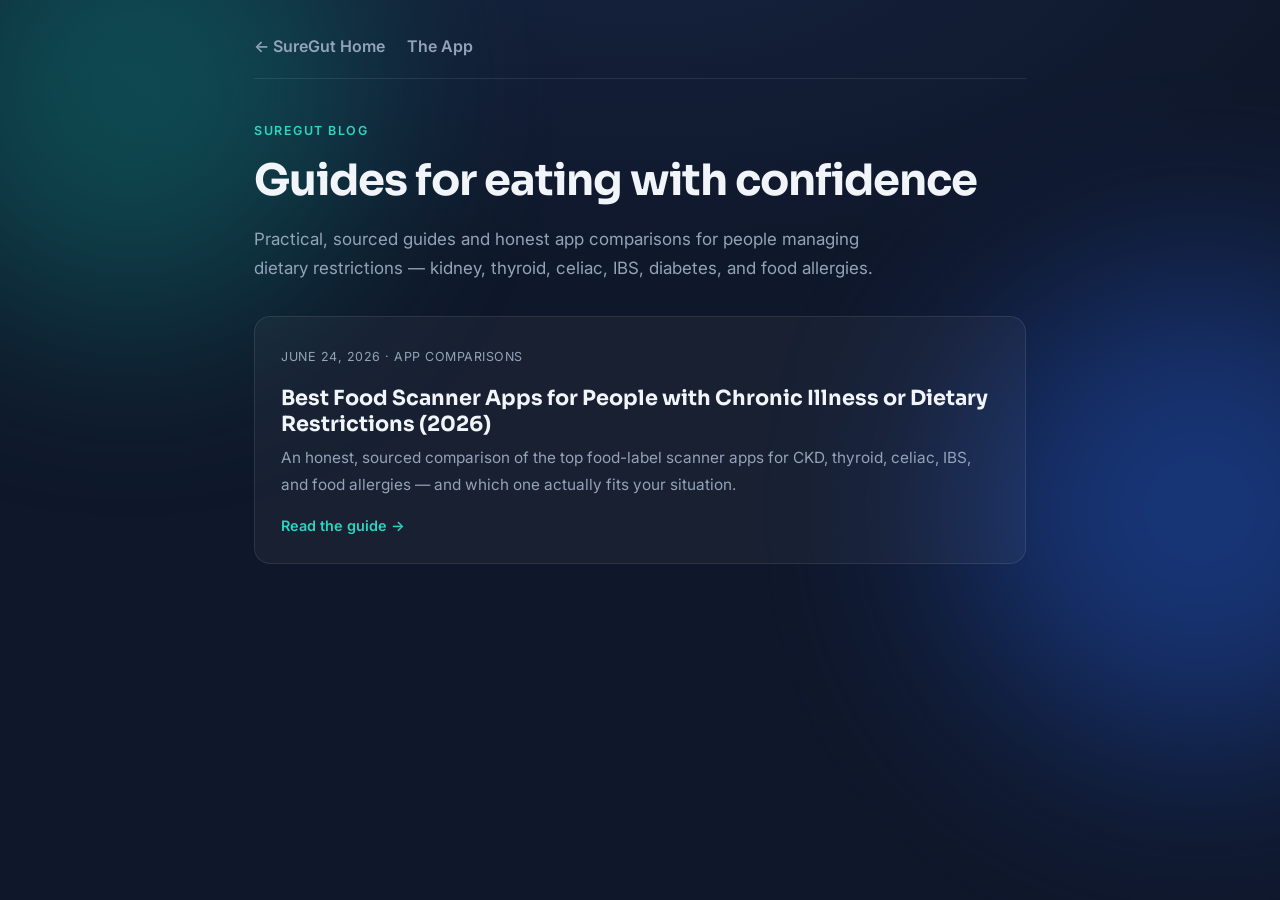
<file: blog/index.html>
<!DOCTYPE html>
<html lang="en">
<head>
    <meta charset="UTF-8">
    <meta name="viewport" content="width=device-width, initial-scale=1.0">
    <link rel="icon" type="image/svg+xml" href="/favicon.svg">
    <title>SureGut Blog | Food Scanning &amp; Dietary Guides</title>
    <meta name="description" content="Guides and honest app comparisons for people managing dietary restrictions — kidney, thyroid, celiac, IBS, diabetes, and food allergies.">
    <meta name="theme-color" content="#0f172a">
    <link rel="canonical" href="https://www.suregut.com/blog/">

    <!-- Open Graph / Facebook -->
    <meta property="og:type" content="website">
    <meta property="og:site_name" content="SureGut">
    <meta property="og:url" content="https://www.suregut.com/blog/">
    <meta property="og:title" content="SureGut Blog | Food Scanning &amp; Dietary Guides">
    <meta property="og:description" content="Guides and honest app comparisons for people managing dietary restrictions.">
    <meta property="og:image" content="https://www.suregut.com/assets/og-suregut.png">
    <meta property="og:image:width" content="1200">
    <meta property="og:image:height" content="630">
    <meta property="og:image:alt" content="SureGut — food label scanning for dietary confidence">

    <!-- Twitter Card -->
    <meta name="twitter:card" content="summary_large_image">
    <meta name="twitter:title" content="SureGut Blog | Food Scanning &amp; Dietary Guides">
    <meta name="twitter:description" content="Guides and honest app comparisons for people managing dietary restrictions.">
    <meta name="twitter:image" content="https://www.suregut.com/assets/og-suregut.png">

    <link rel="preconnect" href="https://fonts.googleapis.com">
    <link rel="preconnect" href="https://fonts.gstatic.com" crossorigin>
    <link rel="preload" as="style" href="https://fonts.googleapis.com/css2?family=Sora:wght@600;700;800&family=Inter:wght@400;500;600&display=swap" onload="this.onload=null;this.rel='stylesheet'">
    <noscript><link rel="stylesheet" href="https://fonts.googleapis.com/css2?family=Sora:wght@600;700;800&family=Inter:wght@400;500;600&display=swap"></noscript>
    <link rel="stylesheet" href="../blog.css">

    <script type="application/ld+json">
    {
      "@context": "https://schema.org",
      "@type": "Blog",
      "name": "SureGut Blog",
      "url": "https://www.suregut.com/blog/",
      "publisher": { "@type": "Organization", "name": "SureGut LLC" },
      "blogPost": [
        {
          "@type": "BlogPosting",
          "headline": "Best Food Scanner Apps for People with Chronic Illness or Dietary Restrictions (2026)",
          "url": "https://www.suregut.com/blog/best-food-scanner-apps-chronic-illness-2026/",
          "datePublished": "2026-06-24"
        }
      ]
    }
    </script>
</head>
<body>
<div class="bg-aurora" aria-hidden="true"><span class="blob blob-1"></span><span class="blob blob-2"></span></div>

<div class="doc">
    <nav class="doc-nav">
        <a href="../index.html">&larr; SureGut Home</a>
        <a href="../app.html">The App</a>
    </nav>

    <header class="blog-hero">
        <span class="post-eyebrow">SureGut Blog</span>
        <h1>Guides for eating with confidence</h1>
        <p>Practical, sourced guides and honest app comparisons for people managing dietary restrictions &mdash; kidney, thyroid, celiac, IBS, diabetes, and food allergies.</p>
    </header>

    <div class="post-list">
        <a class="post-card" href="best-food-scanner-apps-chronic-illness-2026/">
            <span class="post-card-meta">June 24, 2026 &middot; App Comparisons</span>
            <h2>Best Food Scanner Apps for People with Chronic Illness or Dietary Restrictions (2026)</h2>
            <p>An honest, sourced comparison of the top food-label scanner apps for CKD, thyroid, celiac, IBS, and food allergies &mdash; and which one actually fits your situation.</p>
            <span class="read-more">Read the guide &rarr;</span>
        </a>
    </div>
</div>
</body>
</html>
</file>
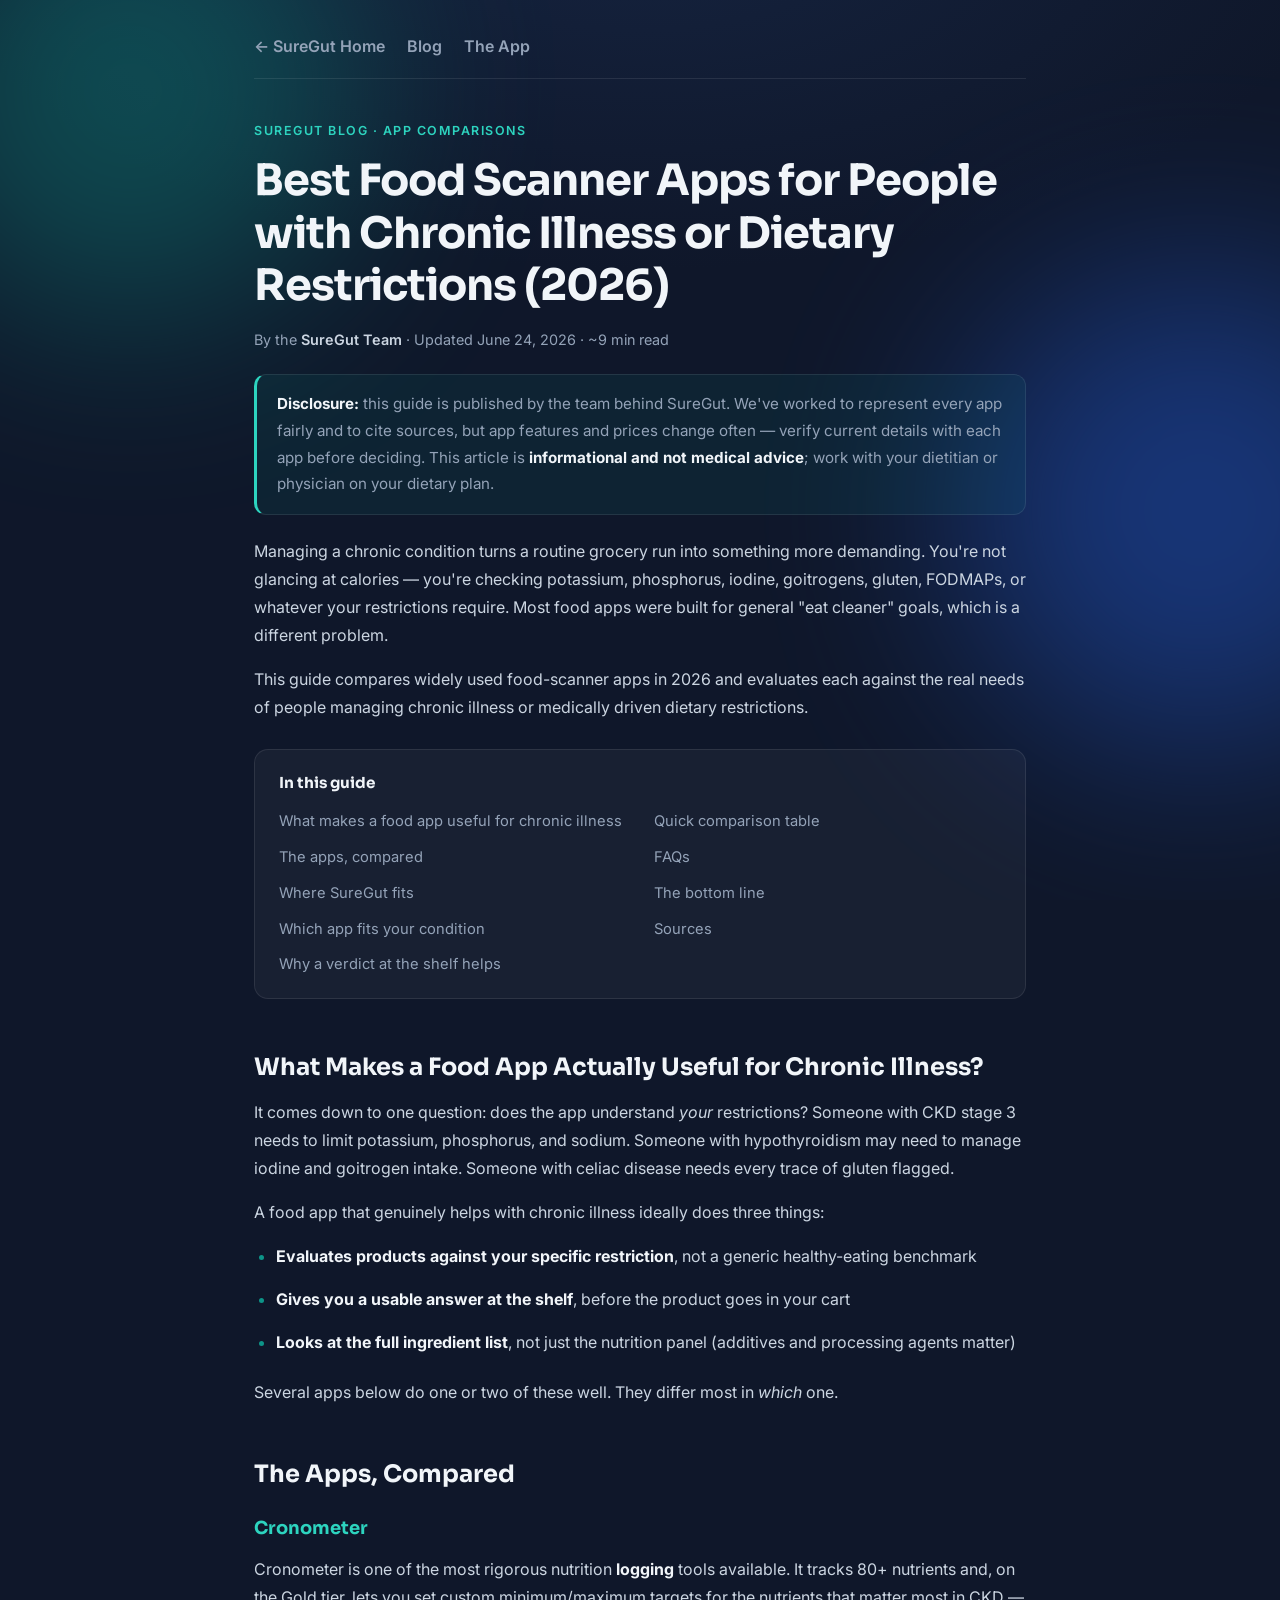
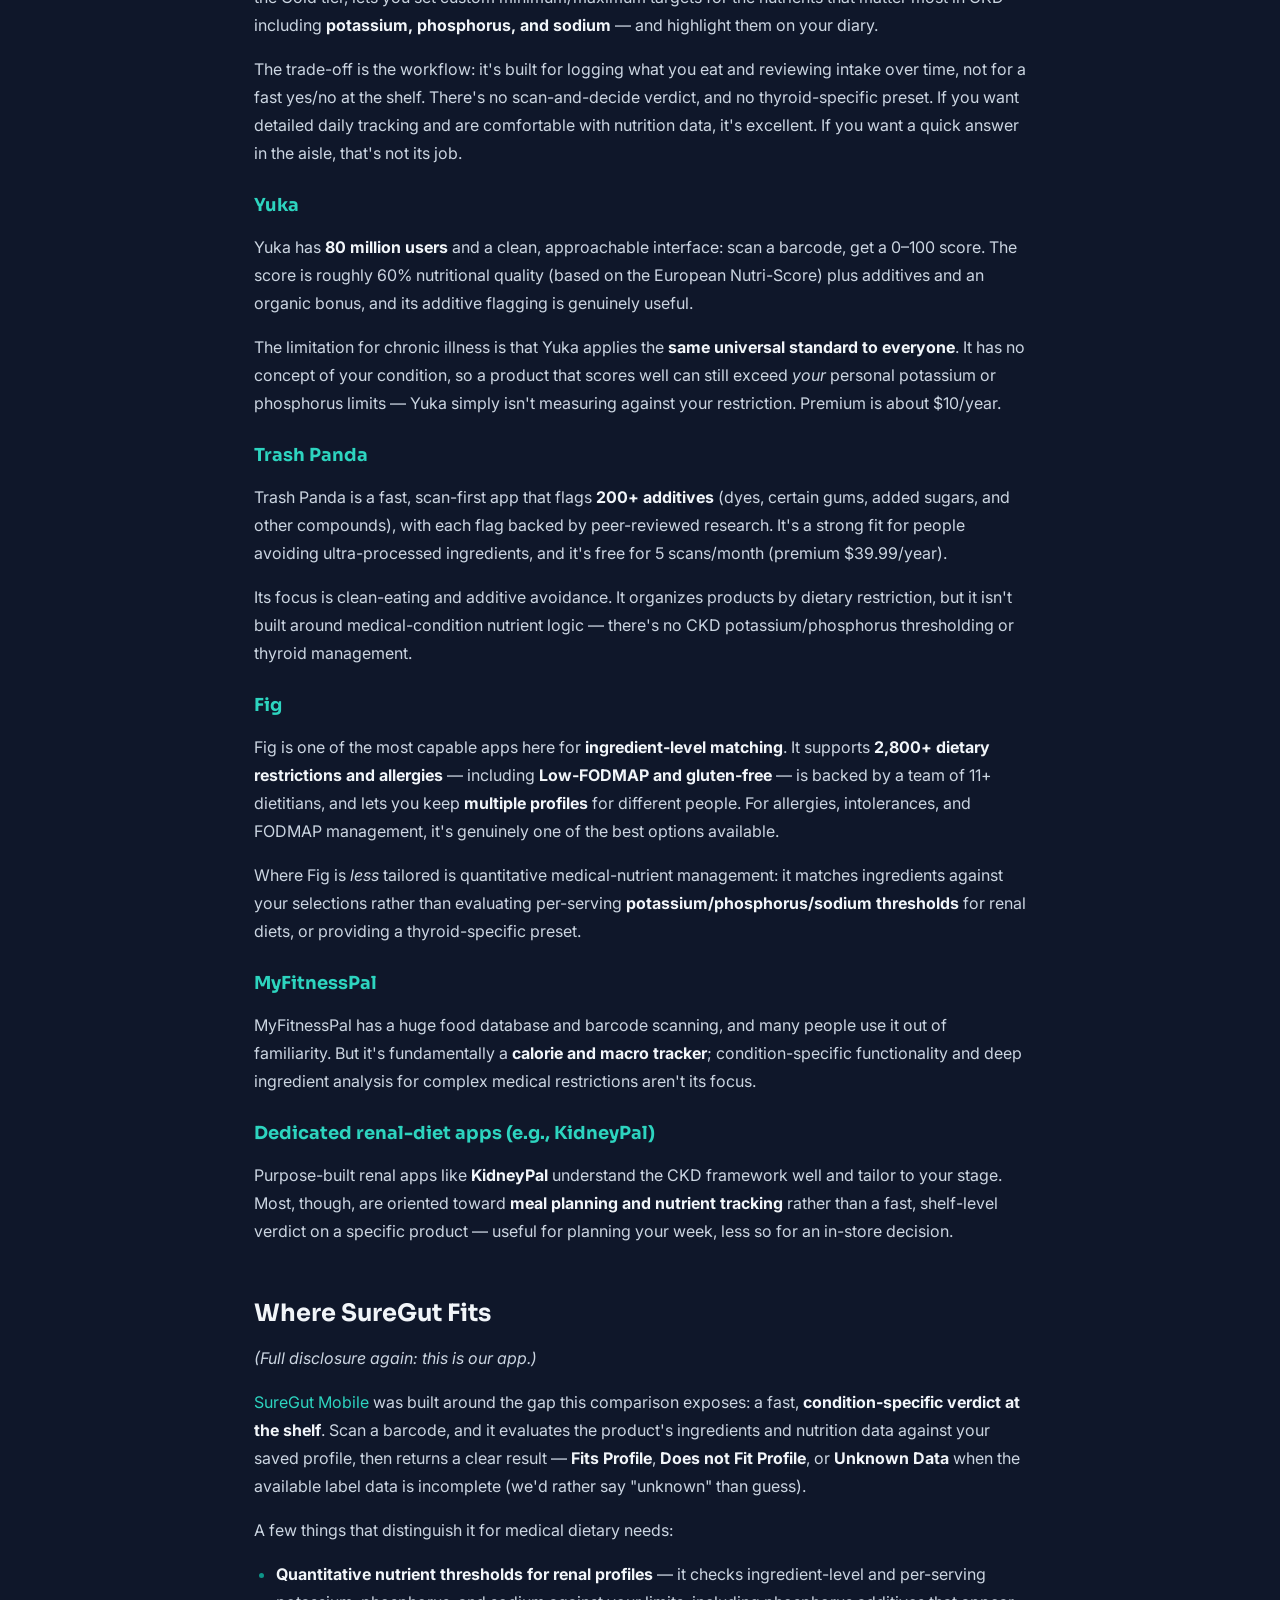
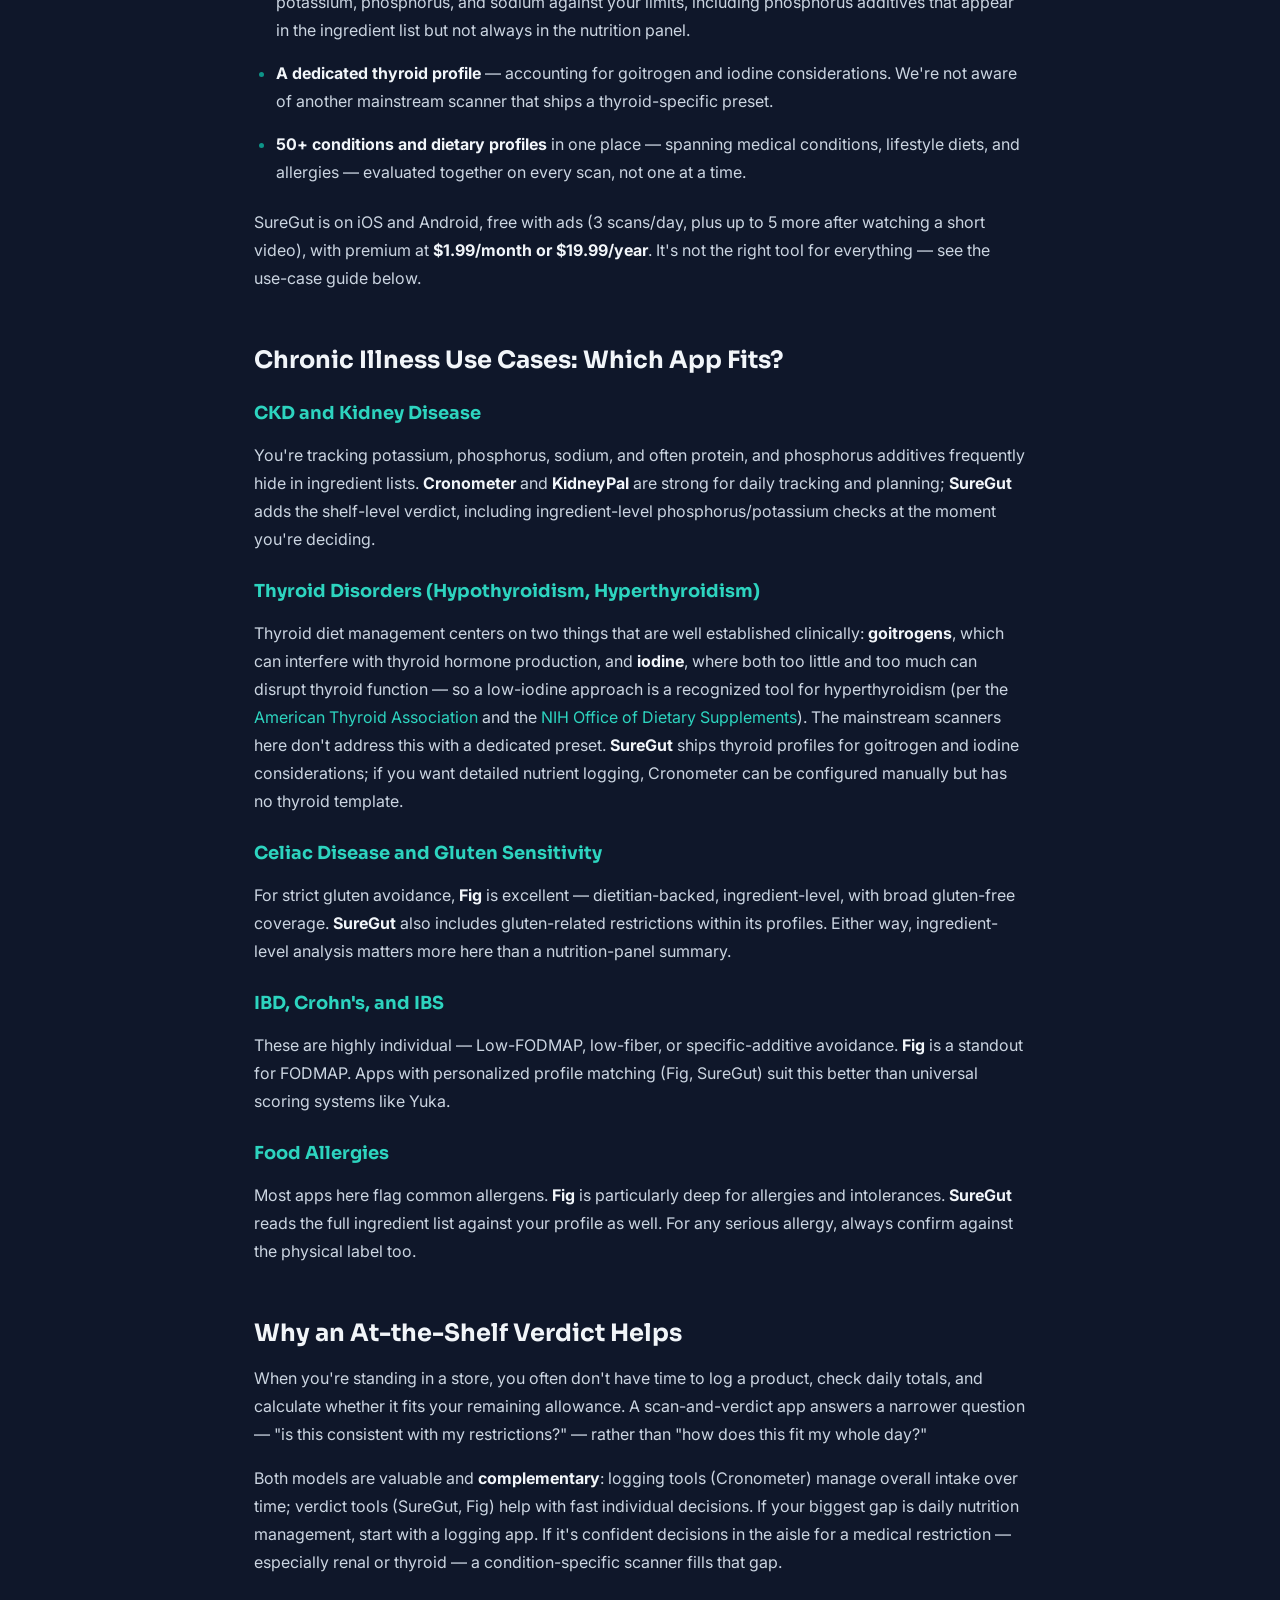
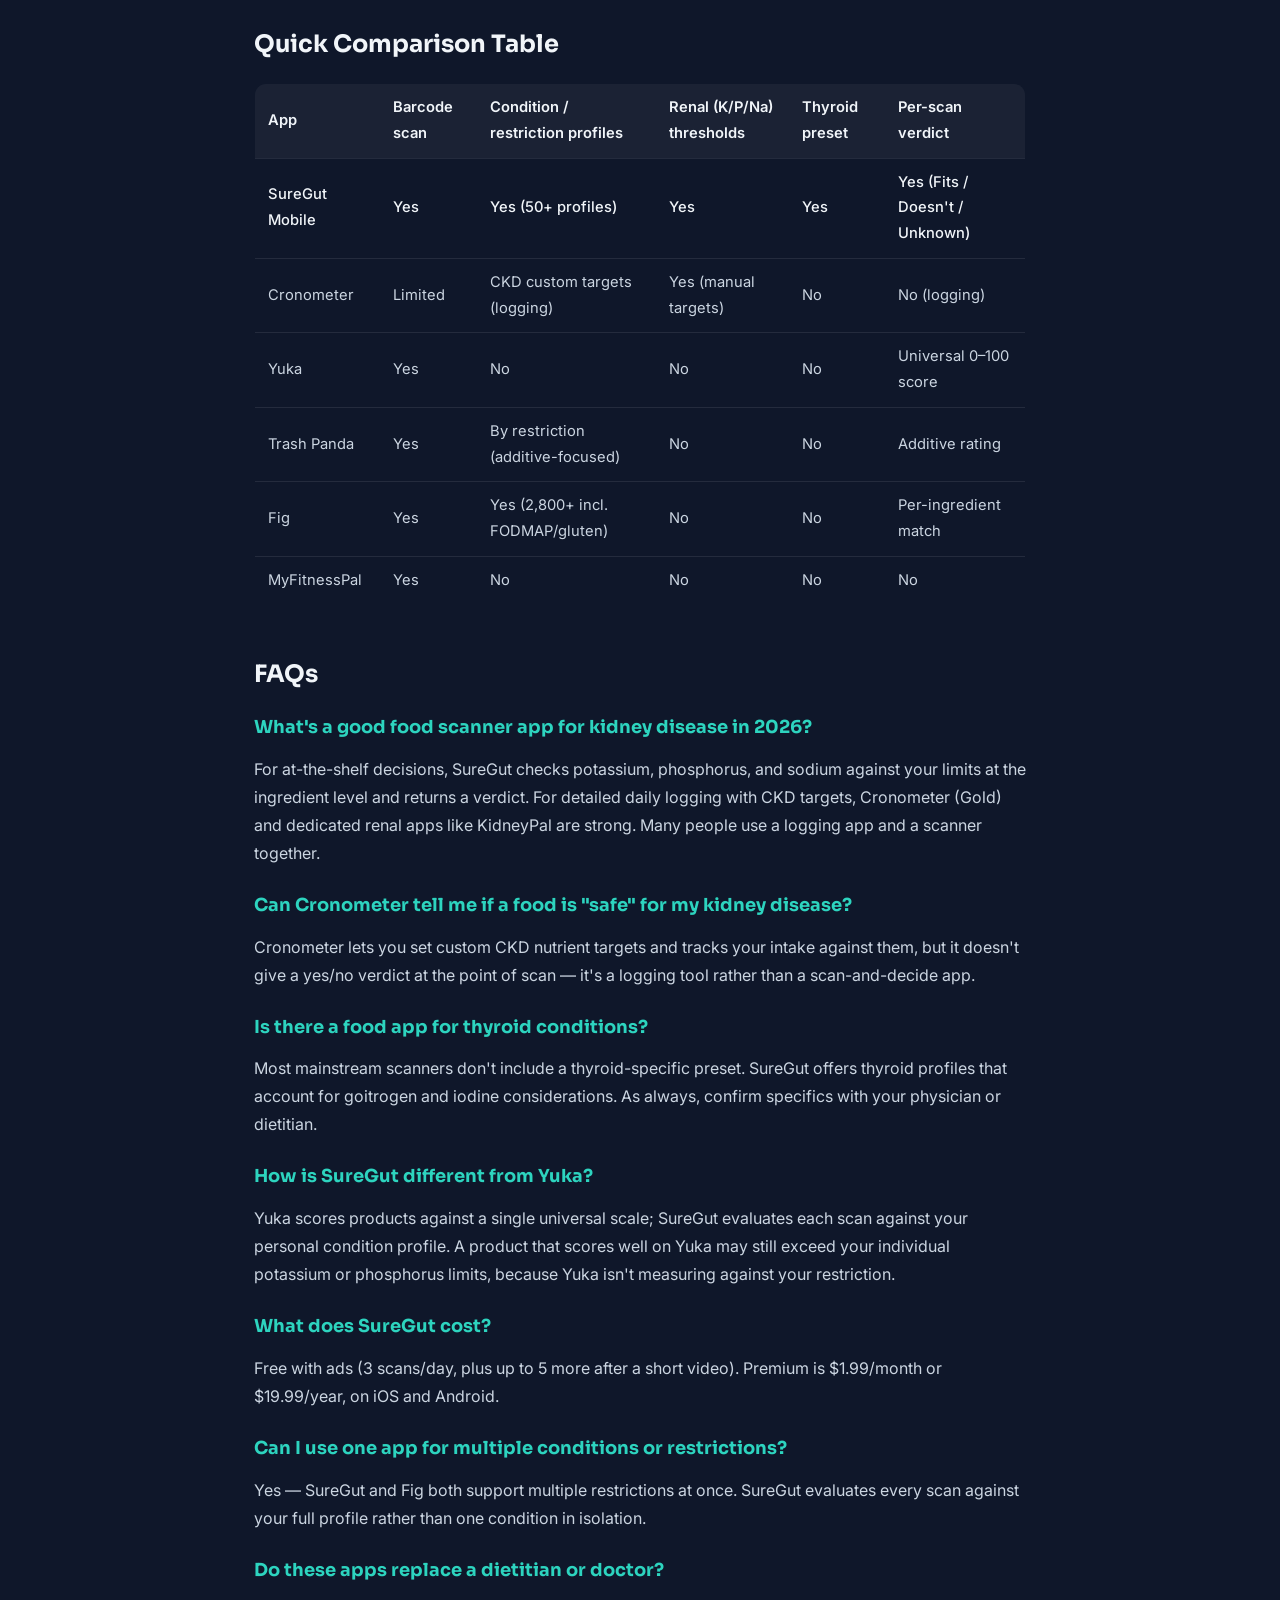
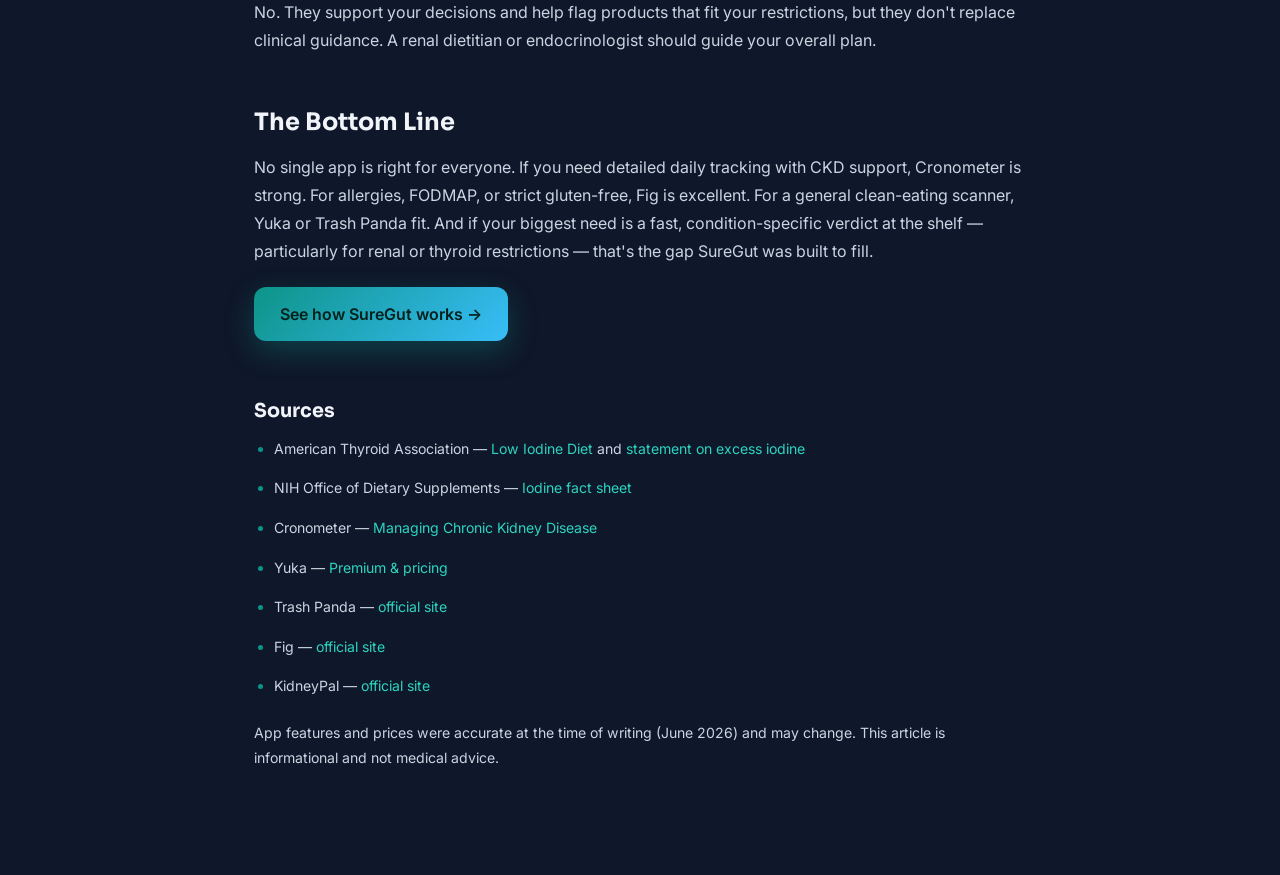
<file: blog/best-food-scanner-apps-chronic-illness-2026/index.html>
<!DOCTYPE html>
<html lang="en">
<head>
    <meta charset="UTF-8">
    <meta name="viewport" content="width=device-width, initial-scale=1.0">
    <link rel="icon" type="image/svg+xml" href="/favicon.svg">
    <title>Best Food Scanner Apps for Chronic Illness (2026) | SureGut</title>
    <meta name="description" content="An honest, sourced comparison of the best food-label scanner apps for people managing CKD, thyroid, celiac, IBS, and food allergies in 2026.">
    <meta name="theme-color" content="#0f172a">
    <link rel="canonical" href="https://www.suregut.com/blog/best-food-scanner-apps-chronic-illness-2026/">

    <!-- Open Graph / Facebook -->
    <meta property="og:type" content="article">
    <meta property="og:site_name" content="SureGut">
    <meta property="og:url" content="https://www.suregut.com/blog/best-food-scanner-apps-chronic-illness-2026/">
    <meta property="og:title" content="Best Food Scanner Apps for Chronic Illness or Dietary Restrictions (2026)">
    <meta property="og:description" content="An honest, sourced comparison of food-label scanner apps for people managing CKD, thyroid, celiac, IBS, and food allergies.">
    <meta property="og:image" content="https://www.suregut.com/assets/og-suregut.png">
    <meta property="og:image:width" content="1200">
    <meta property="og:image:height" content="630">
    <meta property="og:image:alt" content="SureGut — food label scanning for dietary confidence">
    <meta property="article:published_time" content="2026-06-24">
    <meta property="article:modified_time" content="2026-06-24">

    <!-- Twitter Card -->
    <meta name="twitter:card" content="summary_large_image">
    <meta name="twitter:title" content="Best Food Scanner Apps for Chronic Illness or Dietary Restrictions (2026)">
    <meta name="twitter:description" content="An honest, sourced comparison of food-label scanner apps for CKD, thyroid, celiac, IBS, and food allergies.">
    <meta name="twitter:image" content="https://www.suregut.com/assets/og-suregut.png">

    <link rel="preconnect" href="https://fonts.googleapis.com">
    <link rel="preconnect" href="https://fonts.gstatic.com" crossorigin>
    <!-- Load Google Fonts without blocking first paint -->
    <link rel="preload" as="style" href="https://fonts.googleapis.com/css2?family=Sora:wght@600;700;800&family=Inter:wght@400;500;600&display=swap" onload="this.onload=null;this.rel='stylesheet'">
    <noscript><link rel="stylesheet" href="https://fonts.googleapis.com/css2?family=Sora:wght@600;700;800&family=Inter:wght@400;500;600&display=swap"></noscript>
    <link rel="stylesheet" href="../../blog.css">

    <script type="application/ld+json">
    {
      "@context": "https://schema.org",
      "@type": "BlogPosting",
      "headline": "Best Food Scanner Apps for People with Chronic Illness or Dietary Restrictions (2026)",
      "description": "An honest, sourced comparison of food-label scanner apps for people managing CKD, thyroid, celiac, IBS, and food allergies.",
      "datePublished": "2026-06-24",
      "dateModified": "2026-06-24",
      "author": { "@type": "Organization", "name": "SureGut" },
      "publisher": {
        "@type": "Organization",
        "name": "SureGut LLC",
        "logo": { "@type": "ImageObject", "url": "https://www.suregut.com/assets/og-suregut.png" }
      },
      "image": "https://www.suregut.com/assets/og-suregut.png",
      "mainEntityOfPage": "https://www.suregut.com/blog/best-food-scanner-apps-chronic-illness-2026/"
    }
    </script>
    <script type="application/ld+json">
    {
      "@context": "https://schema.org",
      "@type": "FAQPage",
      "mainEntity": [
        {
          "@type": "Question",
          "name": "What's a good food scanner app for kidney disease in 2026?",
          "acceptedAnswer": { "@type": "Answer", "text": "For at-the-shelf decisions, SureGut checks potassium, phosphorus, and sodium against your limits at the ingredient level and returns a verdict. For detailed daily logging with CKD targets, Cronometer (Gold) and dedicated renal apps like KidneyPal are strong. Many people use a logging app and a scanner together." }
        },
        {
          "@type": "Question",
          "name": "Can Cronometer tell me if a food is safe for my kidney disease?",
          "acceptedAnswer": { "@type": "Answer", "text": "Cronometer lets you set custom CKD nutrient targets and tracks your intake against them, but it doesn't give a yes/no verdict at the point of scan. It is a logging tool rather than a scan-and-decide app." }
        },
        {
          "@type": "Question",
          "name": "Is there a food app for thyroid conditions?",
          "acceptedAnswer": { "@type": "Answer", "text": "Most mainstream scanners don't include a thyroid-specific preset. SureGut offers thyroid profiles that account for goitrogen and iodine considerations. As always, confirm specifics with your physician or dietitian." }
        },
        {
          "@type": "Question",
          "name": "How is SureGut different from Yuka?",
          "acceptedAnswer": { "@type": "Answer", "text": "Yuka scores products against a single universal scale; SureGut evaluates each scan against your personal condition profile. A product that scores well on Yuka may still exceed your individual potassium or phosphorus limits, because Yuka isn't measuring against your restriction." }
        },
        {
          "@type": "Question",
          "name": "What does SureGut cost?",
          "acceptedAnswer": { "@type": "Answer", "text": "SureGut is free with ads (3 scans per day, plus up to 5 more after watching a short video). Premium is $1.99 per month or $19.99 per year, on iOS and Android." }
        },
        {
          "@type": "Question",
          "name": "Can I use one app for multiple conditions or restrictions?",
          "acceptedAnswer": { "@type": "Answer", "text": "Yes. SureGut and Fig both support multiple restrictions at once. SureGut evaluates every scan against your full profile rather than one condition in isolation." }
        },
        {
          "@type": "Question",
          "name": "Do these apps replace a dietitian or doctor?",
          "acceptedAnswer": { "@type": "Answer", "text": "No. They support your decisions and help flag products that fit your restrictions, but they don't replace clinical guidance. A renal dietitian or endocrinologist should guide your overall plan." }
        }
      ]
    }
    </script>
</head>
<body>
<div class="bg-aurora" aria-hidden="true"><span class="blob blob-1"></span><span class="blob blob-2"></span></div>

<div class="doc">
    <nav class="doc-nav">
        <a href="../../index.html">&larr; SureGut Home</a>
        <a href="../">Blog</a>
        <a href="../../app.html">The App</a>
    </nav>

    <article>
        <span class="post-eyebrow">SureGut Blog &middot; App Comparisons</span>
        <h1>Best Food Scanner Apps for People with Chronic Illness or Dietary Restrictions (2026)</h1>
        <p class="post-meta">By the <strong>SureGut Team</strong> &middot; Updated June 24, 2026 &middot; ~9 min read</p>

        <div class="note">
            <strong>Disclosure:</strong> this guide is published by the team behind SureGut. We've worked to represent every app fairly and to cite sources, but app features and prices change often &mdash; verify current details with each app before deciding. This article is <strong>informational and not medical advice</strong>; work with your dietitian or physician on your dietary plan.
        </div>

        <p>Managing a chronic condition turns a routine grocery run into something more demanding. You're not glancing at calories &mdash; you're checking potassium, phosphorus, iodine, goitrogens, gluten, FODMAPs, or whatever your restrictions require. Most food apps were built for general "eat cleaner" goals, which is a different problem.</p>

        <p>This guide compares widely used food-scanner apps in 2026 and evaluates each against the real needs of people managing chronic illness or medically driven dietary restrictions.</p>

        <div class="toc">
            <div class="toc-title">In this guide</div>
            <ul>
                <li><a href="#what-makes-useful">What makes a food app useful for chronic illness</a></li>
                <li><a href="#compared">The apps, compared</a></li>
                <li><a href="#suregut">Where SureGut fits</a></li>
                <li><a href="#use-cases">Which app fits your condition</a></li>
                <li><a href="#verdict-matters">Why a verdict at the shelf helps</a></li>
                <li><a href="#table">Quick comparison table</a></li>
                <li><a href="#faqs">FAQs</a></li>
                <li><a href="#bottom-line">The bottom line</a></li>
                <li><a href="#sources">Sources</a></li>
            </ul>
        </div>

        <h2 id="what-makes-useful">What Makes a Food App Actually Useful for Chronic Illness?</h2>
        <p>It comes down to one question: does the app understand <em>your</em> restrictions? Someone with CKD stage 3 needs to limit potassium, phosphorus, and sodium. Someone with hypothyroidism may need to manage iodine and goitrogen intake. Someone with celiac disease needs every trace of gluten flagged.</p>
        <p>A food app that genuinely helps with chronic illness ideally does three things:</p>
        <ul>
            <li><strong>Evaluates products against your specific restriction</strong>, not a generic healthy-eating benchmark</li>
            <li><strong>Gives you a usable answer at the shelf</strong>, before the product goes in your cart</li>
            <li><strong>Looks at the full ingredient list</strong>, not just the nutrition panel (additives and processing agents matter)</li>
        </ul>
        <p>Several apps below do one or two of these well. They differ most in <em>which</em> one.</p>

        <h2 id="compared">The Apps, Compared</h2>

        <h3>Cronometer</h3>
        <p>Cronometer is one of the most rigorous nutrition <strong>logging</strong> tools available. It tracks 80+ nutrients and, on the Gold tier, lets you set custom minimum/maximum targets for the nutrients that matter most in CKD &mdash; including <strong>potassium, phosphorus, and sodium</strong> &mdash; and highlight them on your diary.</p>
        <p>The trade-off is the workflow: it's built for logging what you eat and reviewing intake over time, not for a fast yes/no at the shelf. There's no scan-and-decide verdict, and no thyroid-specific preset. If you want detailed daily tracking and are comfortable with nutrition data, it's excellent. If you want a quick answer in the aisle, that's not its job.</p>

        <h3>Yuka</h3>
        <p>Yuka has <strong>80 million users</strong> and a clean, approachable interface: scan a barcode, get a 0&ndash;100 score. The score is roughly 60% nutritional quality (based on the European Nutri-Score) plus additives and an organic bonus, and its additive flagging is genuinely useful.</p>
        <p>The limitation for chronic illness is that Yuka applies the <strong>same universal standard to everyone</strong>. It has no concept of your condition, so a product that scores well can still exceed <em>your</em> personal potassium or phosphorus limits &mdash; Yuka simply isn't measuring against your restriction. Premium is about $10/year.</p>

        <h3>Trash Panda</h3>
        <p>Trash Panda is a fast, scan-first app that flags <strong>200+ additives</strong> (dyes, certain gums, added sugars, and other compounds), with each flag backed by peer-reviewed research. It's a strong fit for people avoiding ultra-processed ingredients, and it's free for 5 scans/month (premium $39.99/year).</p>
        <p>Its focus is clean-eating and additive avoidance. It organizes products by dietary restriction, but it isn't built around medical-condition nutrient logic &mdash; there's no CKD potassium/phosphorus thresholding or thyroid management.</p>

        <h3>Fig</h3>
        <p>Fig is one of the most capable apps here for <strong>ingredient-level matching</strong>. It supports <strong>2,800+ dietary restrictions and allergies</strong> &mdash; including <strong>Low-FODMAP and gluten-free</strong> &mdash; is backed by a team of 11+ dietitians, and lets you keep <strong>multiple profiles</strong> for different people. For allergies, intolerances, and FODMAP management, it's genuinely one of the best options available.</p>
        <p>Where Fig is <em>less</em> tailored is quantitative medical-nutrient management: it matches ingredients against your selections rather than evaluating per-serving <strong>potassium/phosphorus/sodium thresholds</strong> for renal diets, or providing a thyroid-specific preset.</p>

        <h3>MyFitnessPal</h3>
        <p>MyFitnessPal has a huge food database and barcode scanning, and many people use it out of familiarity. But it's fundamentally a <strong>calorie and macro tracker</strong>; condition-specific functionality and deep ingredient analysis for complex medical restrictions aren't its focus.</p>

        <h3>Dedicated renal-diet apps (e.g., KidneyPal)</h3>
        <p>Purpose-built renal apps like <strong>KidneyPal</strong> understand the CKD framework well and tailor to your stage. Most, though, are oriented toward <strong>meal planning and nutrient tracking</strong> rather than a fast, shelf-level verdict on a specific product &mdash; useful for planning your week, less so for an in-store decision.</p>

        <h2 id="suregut">Where SureGut Fits</h2>
        <p><em>(Full disclosure again: this is our app.)</em></p>
        <p><a href="../../app.html">SureGut Mobile</a> was built around the gap this comparison exposes: a fast, <strong>condition-specific verdict at the shelf</strong>. Scan a barcode, and it evaluates the product's ingredients and nutrition data against your saved profile, then returns a clear result &mdash; <strong>Fits Profile</strong>, <strong>Does not Fit Profile</strong>, or <strong>Unknown Data</strong> when the available label data is incomplete (we'd rather say "unknown" than guess).</p>
        <p>A few things that distinguish it for medical dietary needs:</p>
        <ul>
            <li><strong>Quantitative nutrient thresholds for renal profiles</strong> &mdash; it checks ingredient-level and per-serving potassium, phosphorus, and sodium against your limits, including phosphorus additives that appear in the ingredient list but not always in the nutrition panel.</li>
            <li><strong>A dedicated thyroid profile</strong> &mdash; accounting for goitrogen and iodine considerations. We're not aware of another mainstream scanner that ships a thyroid-specific preset.</li>
            <li><strong>50+ conditions and dietary profiles</strong> in one place &mdash; spanning medical conditions, lifestyle diets, and allergies &mdash; evaluated together on every scan, not one at a time.</li>
        </ul>
        <p>SureGut is on iOS and Android, free with ads (3 scans/day, plus up to 5 more after watching a short video), with premium at <strong>$1.99/month or $19.99/year</strong>. It's not the right tool for everything &mdash; see the use-case guide below.</p>

        <h2 id="use-cases">Chronic Illness Use Cases: Which App Fits?</h2>

        <h3>CKD and Kidney Disease</h3>
        <p>You're tracking potassium, phosphorus, sodium, and often protein, and phosphorus additives frequently hide in ingredient lists. <strong>Cronometer</strong> and <strong>KidneyPal</strong> are strong for daily tracking and planning; <strong>SureGut</strong> adds the shelf-level verdict, including ingredient-level phosphorus/potassium checks at the moment you're deciding.</p>

        <h3>Thyroid Disorders (Hypothyroidism, Hyperthyroidism)</h3>
        <p>Thyroid diet management centers on two things that are well established clinically: <strong>goitrogens</strong>, which can interfere with thyroid hormone production, and <strong>iodine</strong>, where both too little and too much can disrupt thyroid function &mdash; so a low-iodine approach is a recognized tool for hyperthyroidism (per the <a href="https://www.thyroid.org/low-iodine-diet/" target="_blank" rel="noopener">American Thyroid Association</a> and the <a href="https://ods.od.nih.gov/factsheets/Iodine-HealthProfessional/" target="_blank" rel="noopener">NIH Office of Dietary Supplements</a>). The mainstream scanners here don't address this with a dedicated preset. <strong>SureGut</strong> ships thyroid profiles for goitrogen and iodine considerations; if you want detailed nutrient logging, Cronometer can be configured manually but has no thyroid template.</p>

        <h3>Celiac Disease and Gluten Sensitivity</h3>
        <p>For strict gluten avoidance, <strong>Fig</strong> is excellent &mdash; dietitian-backed, ingredient-level, with broad gluten-free coverage. <strong>SureGut</strong> also includes gluten-related restrictions within its profiles. Either way, ingredient-level analysis matters more here than a nutrition-panel summary.</p>

        <h3>IBD, Crohn's, and IBS</h3>
        <p>These are highly individual &mdash; Low-FODMAP, low-fiber, or specific-additive avoidance. <strong>Fig</strong> is a standout for FODMAP. Apps with personalized profile matching (Fig, SureGut) suit this better than universal scoring systems like Yuka.</p>

        <h3>Food Allergies</h3>
        <p>Most apps here flag common allergens. <strong>Fig</strong> is particularly deep for allergies and intolerances. <strong>SureGut</strong> reads the full ingredient list against your profile as well. For any serious allergy, always confirm against the physical label too.</p>

        <h2 id="verdict-matters">Why an At-the-Shelf Verdict Helps</h2>
        <p>When you're standing in a store, you often don't have time to log a product, check daily totals, and calculate whether it fits your remaining allowance. A scan-and-verdict app answers a narrower question &mdash; "is this consistent with my restrictions?" &mdash; rather than "how does this fit my whole day?"</p>
        <p>Both models are valuable and <strong>complementary</strong>: logging tools (Cronometer) manage overall intake over time; verdict tools (SureGut, Fig) help with fast individual decisions. If your biggest gap is daily nutrition management, start with a logging app. If it's confident decisions in the aisle for a medical restriction &mdash; especially renal or thyroid &mdash; a condition-specific scanner fills that gap.</p>

        <h2 id="table">Quick Comparison Table</h2>
        <div class="table-wrap">
            <table>
                <thead>
                    <tr>
                        <th>App</th>
                        <th>Barcode scan</th>
                        <th>Condition / restriction profiles</th>
                        <th>Renal (K/P/Na) thresholds</th>
                        <th>Thyroid preset</th>
                        <th>Per-scan verdict</th>
                    </tr>
                </thead>
                <tbody>
                    <tr><td>SureGut Mobile</td><td>Yes</td><td>Yes (50+ profiles)</td><td>Yes</td><td>Yes</td><td>Yes (Fits / Doesn't / Unknown)</td></tr>
                    <tr><td>Cronometer</td><td>Limited</td><td>CKD custom targets (logging)</td><td>Yes (manual targets)</td><td>No</td><td>No (logging)</td></tr>
                    <tr><td>Yuka</td><td>Yes</td><td>No</td><td>No</td><td>No</td><td>Universal 0&ndash;100 score</td></tr>
                    <tr><td>Trash Panda</td><td>Yes</td><td>By restriction (additive-focused)</td><td>No</td><td>No</td><td>Additive rating</td></tr>
                    <tr><td>Fig</td><td>Yes</td><td>Yes (2,800+ incl. FODMAP/gluten)</td><td>No</td><td>No</td><td>Per-ingredient match</td></tr>
                    <tr><td>MyFitnessPal</td><td>Yes</td><td>No</td><td>No</td><td>No</td><td>No</td></tr>
                </tbody>
            </table>
        </div>

        <h2 id="faqs">FAQs</h2>

        <h3>What's a good food scanner app for kidney disease in 2026?</h3>
        <p>For at-the-shelf decisions, SureGut checks potassium, phosphorus, and sodium against your limits at the ingredient level and returns a verdict. For detailed daily logging with CKD targets, Cronometer (Gold) and dedicated renal apps like KidneyPal are strong. Many people use a logging app and a scanner together.</p>

        <h3>Can Cronometer tell me if a food is "safe" for my kidney disease?</h3>
        <p>Cronometer lets you set custom CKD nutrient targets and tracks your intake against them, but it doesn't give a yes/no verdict at the point of scan &mdash; it's a logging tool rather than a scan-and-decide app.</p>

        <h3>Is there a food app for thyroid conditions?</h3>
        <p>Most mainstream scanners don't include a thyroid-specific preset. SureGut offers thyroid profiles that account for goitrogen and iodine considerations. As always, confirm specifics with your physician or dietitian.</p>

        <h3>How is SureGut different from Yuka?</h3>
        <p>Yuka scores products against a single universal scale; SureGut evaluates each scan against your personal condition profile. A product that scores well on Yuka may still exceed your individual potassium or phosphorus limits, because Yuka isn't measuring against your restriction.</p>

        <h3>What does SureGut cost?</h3>
        <p>Free with ads (3 scans/day, plus up to 5 more after a short video). Premium is $1.99/month or $19.99/year, on iOS and Android.</p>

        <h3>Can I use one app for multiple conditions or restrictions?</h3>
        <p>Yes &mdash; SureGut and Fig both support multiple restrictions at once. SureGut evaluates every scan against your full profile rather than one condition in isolation.</p>

        <h3>Do these apps replace a dietitian or doctor?</h3>
        <p>No. They support your decisions and help flag products that fit your restrictions, but they don't replace clinical guidance. A renal dietitian or endocrinologist should guide your overall plan.</p>

        <h2 id="bottom-line">The Bottom Line</h2>
        <p>No single app is right for everyone. If you need detailed daily tracking with CKD support, Cronometer is strong. For allergies, FODMAP, or strict gluten-free, Fig is excellent. For a general clean-eating scanner, Yuka or Trash Panda fit. And if your biggest need is a fast, condition-specific verdict at the shelf &mdash; particularly for renal or thyroid restrictions &mdash; that's the gap SureGut was built to fill.</p>
        <p><a class="app-cta" href="../../app.html">See how SureGut works &rarr;</a></p>

        <div class="sources" id="sources">
            <h2>Sources</h2>
            <ul>
                <li>American Thyroid Association &mdash; <a href="https://www.thyroid.org/low-iodine-diet/" target="_blank" rel="noopener">Low Iodine Diet</a> and <a href="https://www.thyroid.org/ata-statement-on-the-potential-risks-of-excess-iodine-ingestion-and-exposure/" target="_blank" rel="noopener">statement on excess iodine</a></li>
                <li>NIH Office of Dietary Supplements &mdash; <a href="https://ods.od.nih.gov/factsheets/Iodine-HealthProfessional/" target="_blank" rel="noopener">Iodine fact sheet</a></li>
                <li>Cronometer &mdash; <a href="https://cronometer.com/blog/ckd/" target="_blank" rel="noopener">Managing Chronic Kidney Disease</a></li>
                <li>Yuka &mdash; <a href="https://yuka.io/en/premium-member/" target="_blank" rel="noopener">Premium &amp; pricing</a></li>
                <li>Trash Panda &mdash; <a href="https://www.trashpandaapp.com/" target="_blank" rel="noopener">official site</a></li>
                <li>Fig &mdash; <a href="https://foodisgood.com/" target="_blank" rel="noopener">official site</a></li>
                <li>KidneyPal &mdash; <a href="https://kidneypal.app/" target="_blank" rel="noopener">official site</a></li>
            </ul>
            <p>App features and prices were accurate at the time of writing (June 2026) and may change. This article is informational and not medical advice.</p>
        </div>
    </article>
</div>
</body>
</html>
</file>
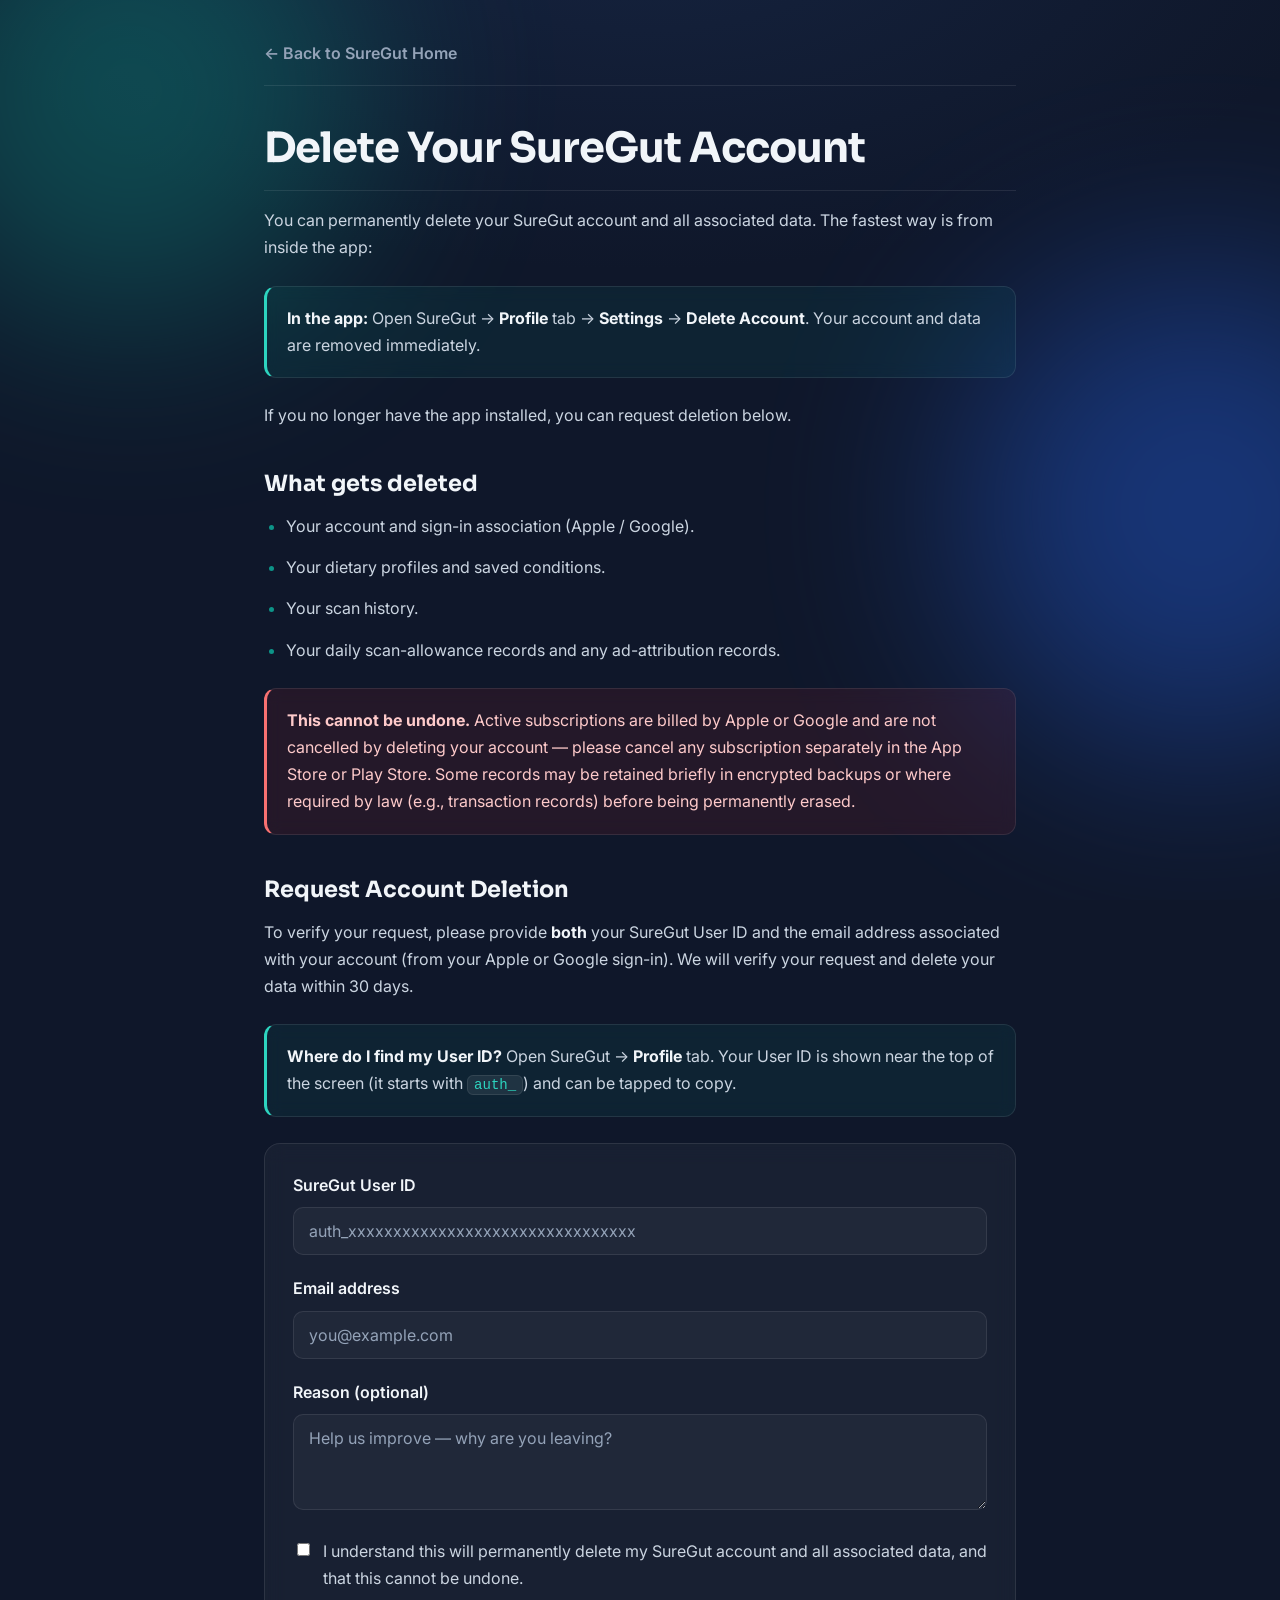
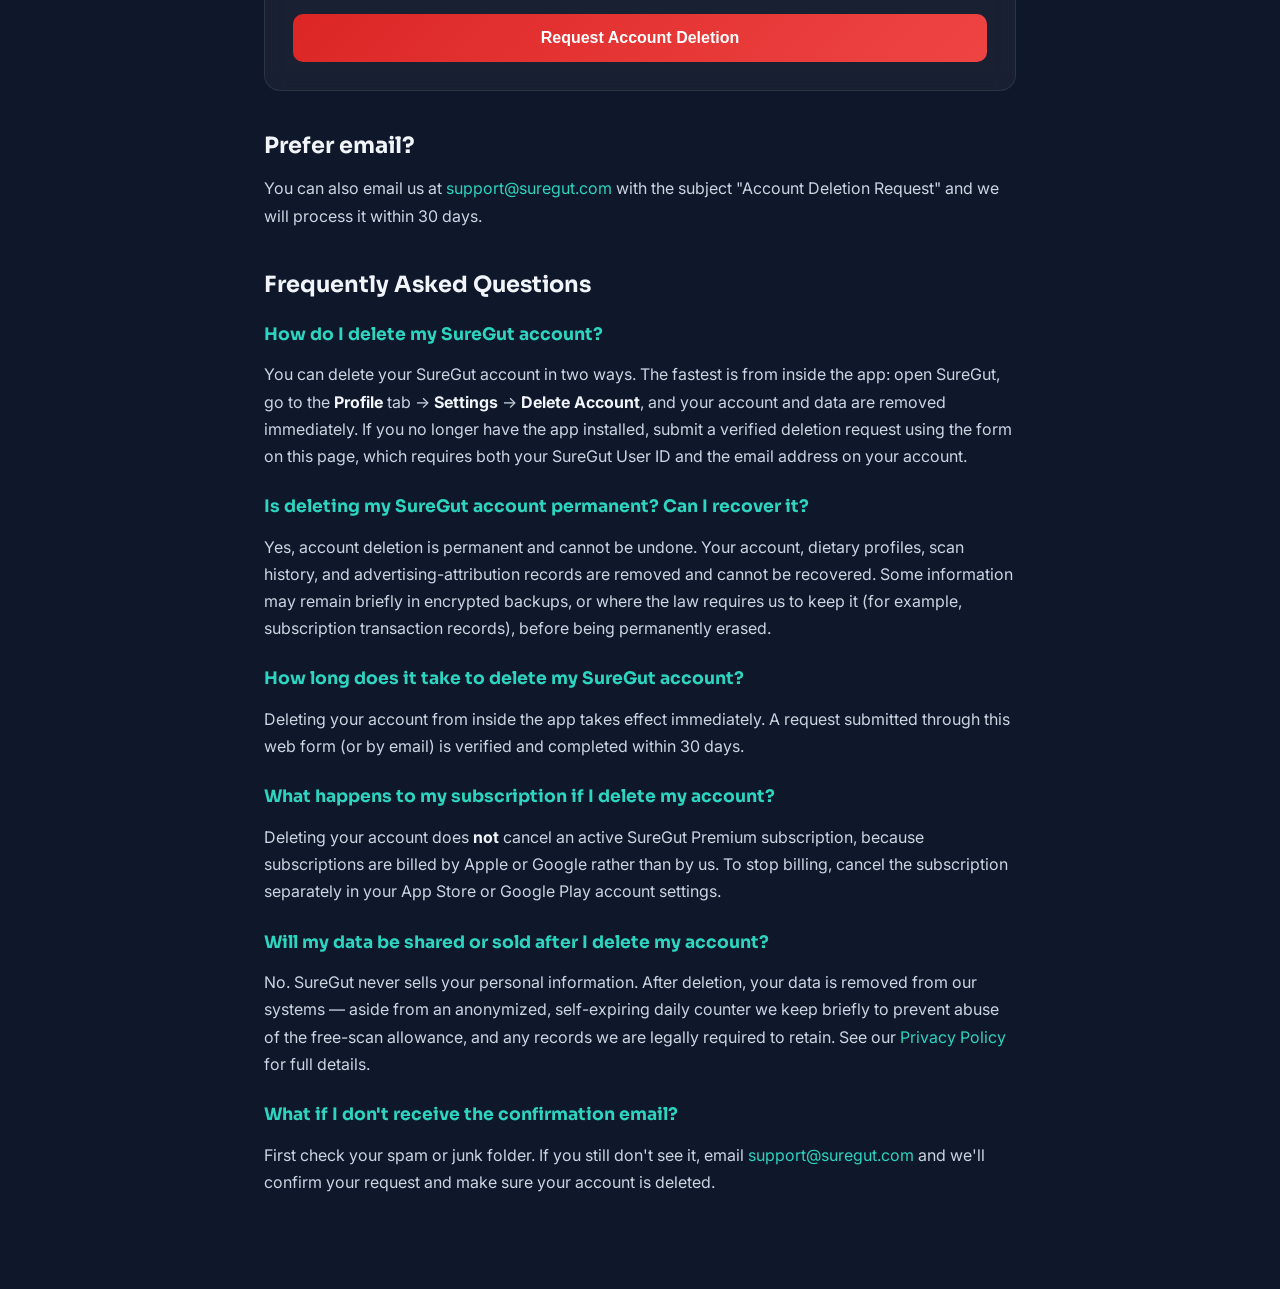
<file: delete-account.html>
<!DOCTYPE html>
<html lang="en">
<head>
    <meta charset="UTF-8">
    <meta name="viewport" content="width=device-width, initial-scale=1.0">
    <link rel="icon" type="image/svg+xml" href="/favicon.svg">
    <title>Delete Your SureGut Account &amp; Data Permanently | SureGut</title>
    <meta name="description" content="Delete your SureGut account and all associated data from inside the app, or submit a verified account-deletion request from the web.">
    <link rel="canonical" href="https://www.suregut.com/delete-account.html">

    <!-- Open Graph / Facebook -->
    <meta property="og:type" content="website">
    <meta property="og:site_name" content="SureGut">
    <meta property="og:url" content="https://www.suregut.com/delete-account.html">
    <meta property="og:title" content="Delete Your SureGut Account & Data | SureGut">
    <meta property="og:description" content="Learn how to permanently delete your SureGut account and all associated data directly from the app or via a verified web request.">
    <meta property="og:image" content="https://www.suregut.com/assets/og-suregut.png">
    <meta property="og:image:width" content="1200">
    <meta property="og:image:height" content="630">
    <meta property="og:image:alt" content="SureGut — delete your account and data">

    <!-- Twitter Card -->
    <meta name="twitter:card" content="summary_large_image">
    <meta name="twitter:title" content="Delete Your SureGut Account & Data | SureGut">
    <meta name="twitter:description" content="Permanently delete your SureGut account and data from the app or via a web request.">
    <meta name="twitter:image" content="https://www.suregut.com/assets/og-suregut.png">

    <link rel="preconnect" href="https://fonts.googleapis.com">
    <link rel="preconnect" href="https://fonts.gstatic.com" crossorigin>
    <link rel="preload" as="style" href="https://fonts.googleapis.com/css2?family=Sora:wght@600;700;800&family=Inter:wght@400;500;600&display=swap" onload="this.onload=null;this.rel='stylesheet'">
    <noscript><link rel="stylesheet" href="https://fonts.googleapis.com/css2?family=Sora:wght@600;700;800&family=Inter:wght@400;500;600&display=swap"></noscript>
    <link rel="stylesheet" href="legal.css">
</head>
<body>
<div class="bg-aurora" aria-hidden="true"><span class="blob blob-1"></span><span class="blob blob-2"></span></div>
<div class="doc">
    <nav class="doc-nav">
        <a href="index.html">&larr; Back to SureGut Home</a>
    </nav>

    <h1>Delete Your SureGut Account</h1>

    <p>You can permanently delete your SureGut account and all associated data. The fastest way is from inside the app:</p>

    <div class="highlight">
        <strong>In the app:</strong> Open SureGut &rarr; <strong>Profile</strong> tab &rarr; <strong>Settings</strong> &rarr; <strong>Delete Account</strong>. Your account and data are removed immediately.
    </div>

    <p>If you no longer have the app installed, you can request deletion below.</p>

    <h2>What gets deleted</h2>
    <ul>
        <li>Your account and sign-in association (Apple / Google).</li>
        <li>Your dietary profiles and saved conditions.</li>
        <li>Your scan history.</li>
        <li>Your daily scan-allowance records and any ad-attribution records.</li>
    </ul>

    <div class="warning">
        <strong>This cannot be undone.</strong> Active subscriptions are billed by Apple or Google and are not cancelled by deleting your account &mdash; please cancel any subscription separately in the App Store or Play Store. Some records may be retained briefly in encrypted backups or where required by law (e.g., transaction records) before being permanently erased.
    </div>

    <h2>Request Account Deletion</h2>
    <p>To verify your request, please provide <strong>both</strong> your SureGut User ID and the email address associated with your account (from your Apple or Google sign-in). We will verify your request and delete your data within 30 days.</p>

    <div class="highlight">
        <strong>Where do I find my User ID?</strong> Open SureGut &rarr; <strong>Profile</strong> tab. Your User ID is shown near the top of the screen (it starts with <code>auth_</code>) and can be tapped to copy.
    </div>

    <form id="delete-form">
        <label for="userId">SureGut User ID</label>
        <input type="text" id="userId" name="userId" required placeholder="auth_xxxxxxxxxxxxxxxxxxxxxxxxxxxxxxxx" autocomplete="off" autocapitalize="none" spellcheck="false">

        <label for="email">Email address</label>
        <input type="email" id="email" name="email" required placeholder="you@example.com" autocomplete="email">

        <label for="reason">Reason (optional)</label>
        <textarea id="reason" name="reason" placeholder="Help us improve &mdash; why are you leaving?"></textarea>

        <div class="checkbox-row">
            <input type="checkbox" id="confirm" required>
            <label for="confirm">I understand this will permanently delete my SureGut account and all associated data, and that this cannot be undone.</label>
        </div>

        <button type="submit" id="submit-btn">Request Account Deletion</button>
        <div id="status"></div>
    </form>

    <h2>Prefer email?</h2>
    <p>You can also email us at <a href="mailto:support@suregut.com?subject=Account%20Deletion%20Request">support@suregut.com</a> with the subject "Account Deletion Request" and we will process it within 30 days.</p>

    <h2>Frequently Asked Questions</h2>

    <h3>How do I delete my SureGut account?</h3>
    <p>You can delete your SureGut account in two ways. The fastest is from inside the app: open SureGut, go to the <strong>Profile</strong> tab &rarr; <strong>Settings</strong> &rarr; <strong>Delete Account</strong>, and your account and data are removed immediately. If you no longer have the app installed, submit a verified deletion request using the form on this page, which requires both your SureGut User ID and the email address on your account.</p>

    <h3>Is deleting my SureGut account permanent? Can I recover it?</h3>
    <p>Yes, account deletion is permanent and cannot be undone. Your account, dietary profiles, scan history, and advertising-attribution records are removed and cannot be recovered. Some information may remain briefly in encrypted backups, or where the law requires us to keep it (for example, subscription transaction records), before being permanently erased.</p>

    <h3>How long does it take to delete my SureGut account?</h3>
    <p>Deleting your account from inside the app takes effect immediately. A request submitted through this web form (or by email) is verified and completed within 30 days.</p>

    <h3>What happens to my subscription if I delete my account?</h3>
    <p>Deleting your account does <strong>not</strong> cancel an active SureGut Premium subscription, because subscriptions are billed by Apple or Google rather than by us. To stop billing, cancel the subscription separately in your App Store or Google Play account settings.</p>

    <h3>Will my data be shared or sold after I delete my account?</h3>
    <p>No. SureGut never sells your personal information. After deletion, your data is removed from our systems &mdash; aside from an anonymized, self-expiring daily counter we keep briefly to prevent abuse of the free-scan allowance, and any records we are legally required to retain. See our <a href="privacy.html">Privacy Policy</a> for full details.</p>

    <h3>What if I don't receive the confirmation email?</h3>
    <p>First check your spam or junk folder. If you still don't see it, email <a href="mailto:support@suregut.com">support@suregut.com</a> and we'll confirm your request and make sure your account is deleted.</p>
</div>

    <script>
        var ENDPOINT = "https://iws0r9y7vk.execute-api.us-east-1.amazonaws.com/prod/api/account/delete-request";
        var form = document.getElementById("delete-form");
        var statusEl = document.getElementById("status");
        var btn = document.getElementById("submit-btn");

        form.addEventListener("submit", function (e) {
            e.preventDefault();
            statusEl.className = "";
            statusEl.style.display = "none";

            var userId = document.getElementById("userId").value.trim();
            var email = document.getElementById("email").value.trim();
            var reason = document.getElementById("reason").value.trim();

            btn.disabled = true;
            btn.textContent = "Submitting...";

            fetch(ENDPOINT, {
                method: "POST",
                headers: { "Content-Type": "application/json" },
                body: JSON.stringify({ userId: userId, email: email, reason: reason })
            })
            .then(function (res) {
                if (!res.ok) throw new Error("Request failed");
                return res.json();
            })
            .then(function () {
                statusEl.className = "success";
                statusEl.textContent = "Thank you. We've received your request. If an account exists for this email, it will be deleted within 30 days. Please check your inbox for a confirmation email.";
                form.reset();
            })
            .catch(function () {
                statusEl.className = "error";
                statusEl.textContent = "Something went wrong. Please try again, or email support@suregut.com.";
            })
            .finally(function () {
                btn.disabled = false;
                btn.textContent = "Request Account Deletion";
            });
        });
    </script>

    <script type="application/ld+json">
    {
      "@context": "https://schema.org",
      "@type": "FAQPage",
      "mainEntity": [
        {
          "@type": "Question",
          "name": "How do I delete my SureGut account?",
          "acceptedAnswer": {
            "@type": "Answer",
            "text": "You can delete your SureGut account in two ways. The fastest is from inside the app: open SureGut, go to the Profile tab > Settings > Delete Account, and your account and data are removed immediately. If you no longer have the app installed, submit a verified deletion request using the form on this page, which requires both your SureGut User ID and the email address on your account."
          }
        },
        {
          "@type": "Question",
          "name": "Is deleting my SureGut account permanent? Can I recover it?",
          "acceptedAnswer": {
            "@type": "Answer",
            "text": "Yes, account deletion is permanent and cannot be undone. Your account, dietary profiles, scan history, and advertising-attribution records are removed and cannot be recovered. Some information may remain briefly in encrypted backups, or where the law requires us to keep it (for example, subscription transaction records), before being permanently erased."
          }
        },
        {
          "@type": "Question",
          "name": "How long does it take to delete my SureGut account?",
          "acceptedAnswer": {
            "@type": "Answer",
            "text": "Deleting your account from inside the app takes effect immediately. A request submitted through this web form (or by email) is verified and completed within 30 days."
          }
        },
        {
          "@type": "Question",
          "name": "What happens to my subscription if I delete my account?",
          "acceptedAnswer": {
            "@type": "Answer",
            "text": "Deleting your account does not cancel an active SureGut Premium subscription, because subscriptions are billed by Apple or Google rather than by us. To stop billing, cancel the subscription separately in your App Store or Google Play account settings."
          }
        },
        {
          "@type": "Question",
          "name": "Will my data be shared or sold after I delete my account?",
          "acceptedAnswer": {
            "@type": "Answer",
            "text": "No. SureGut never sells your personal information. After deletion, your data is removed from our systems, aside from an anonymized, self-expiring daily counter we keep briefly to prevent abuse of the free-scan allowance, and any records we are legally required to retain."
          }
        },
        {
          "@type": "Question",
          "name": "What if I don't receive the confirmation email?",
          "acceptedAnswer": {
            "@type": "Answer",
            "text": "First check your spam or junk folder. If you still don't see it, email support@suregut.com and we'll confirm your request and make sure your account is deleted."
          }
        }
      ]
    }
    </script>
</body>
</html>
</file>
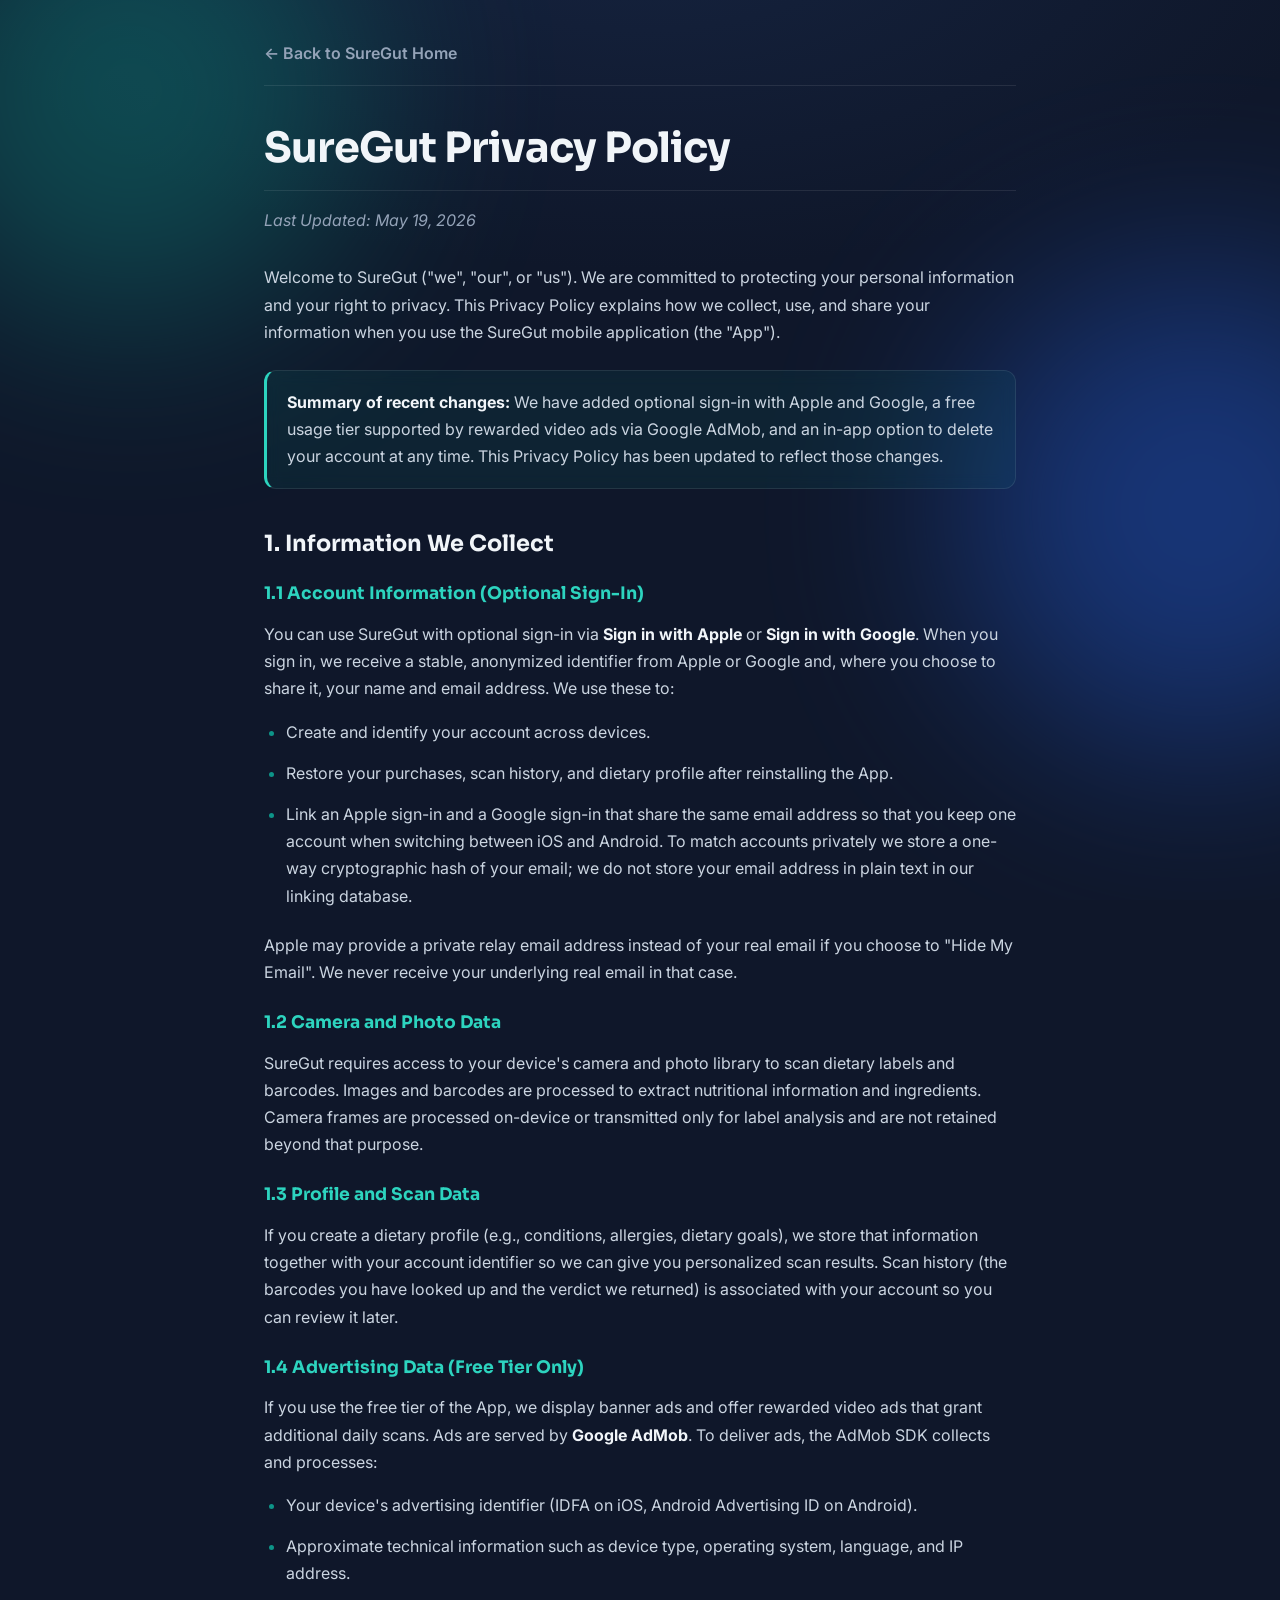
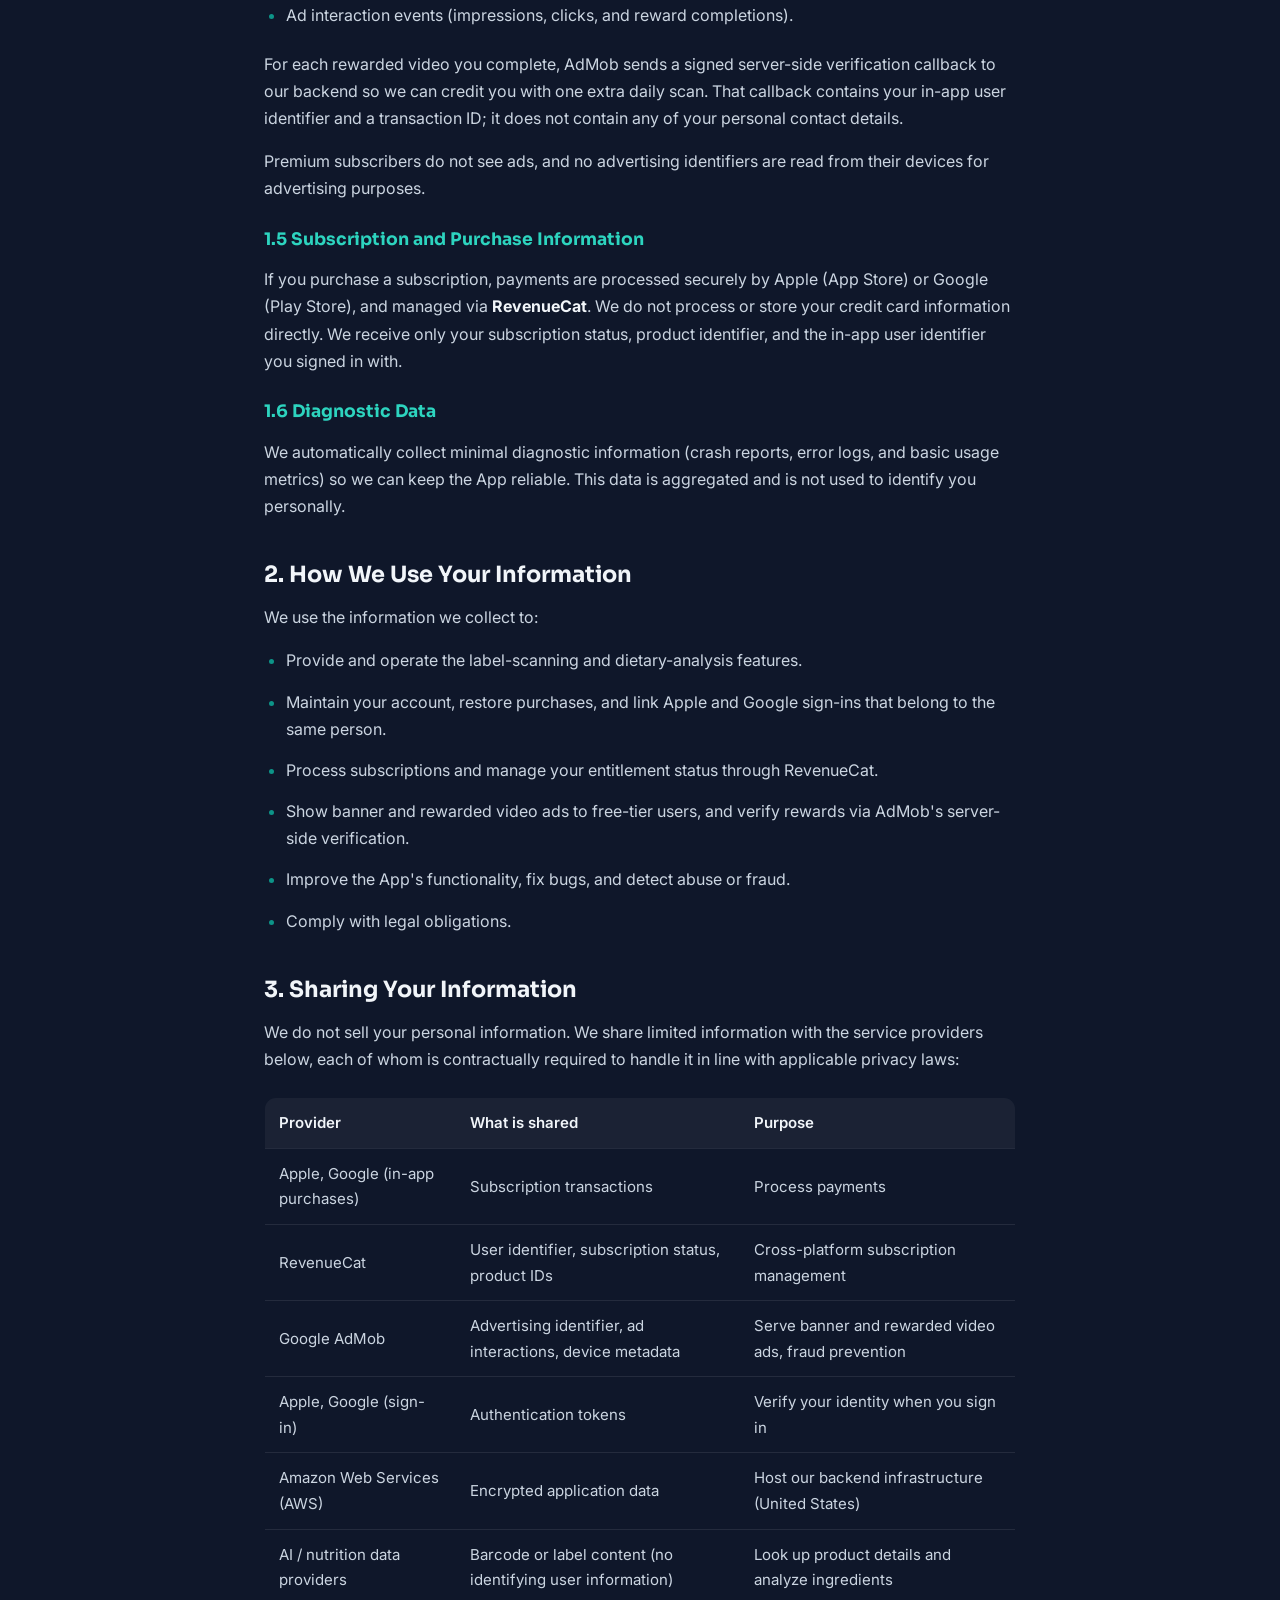
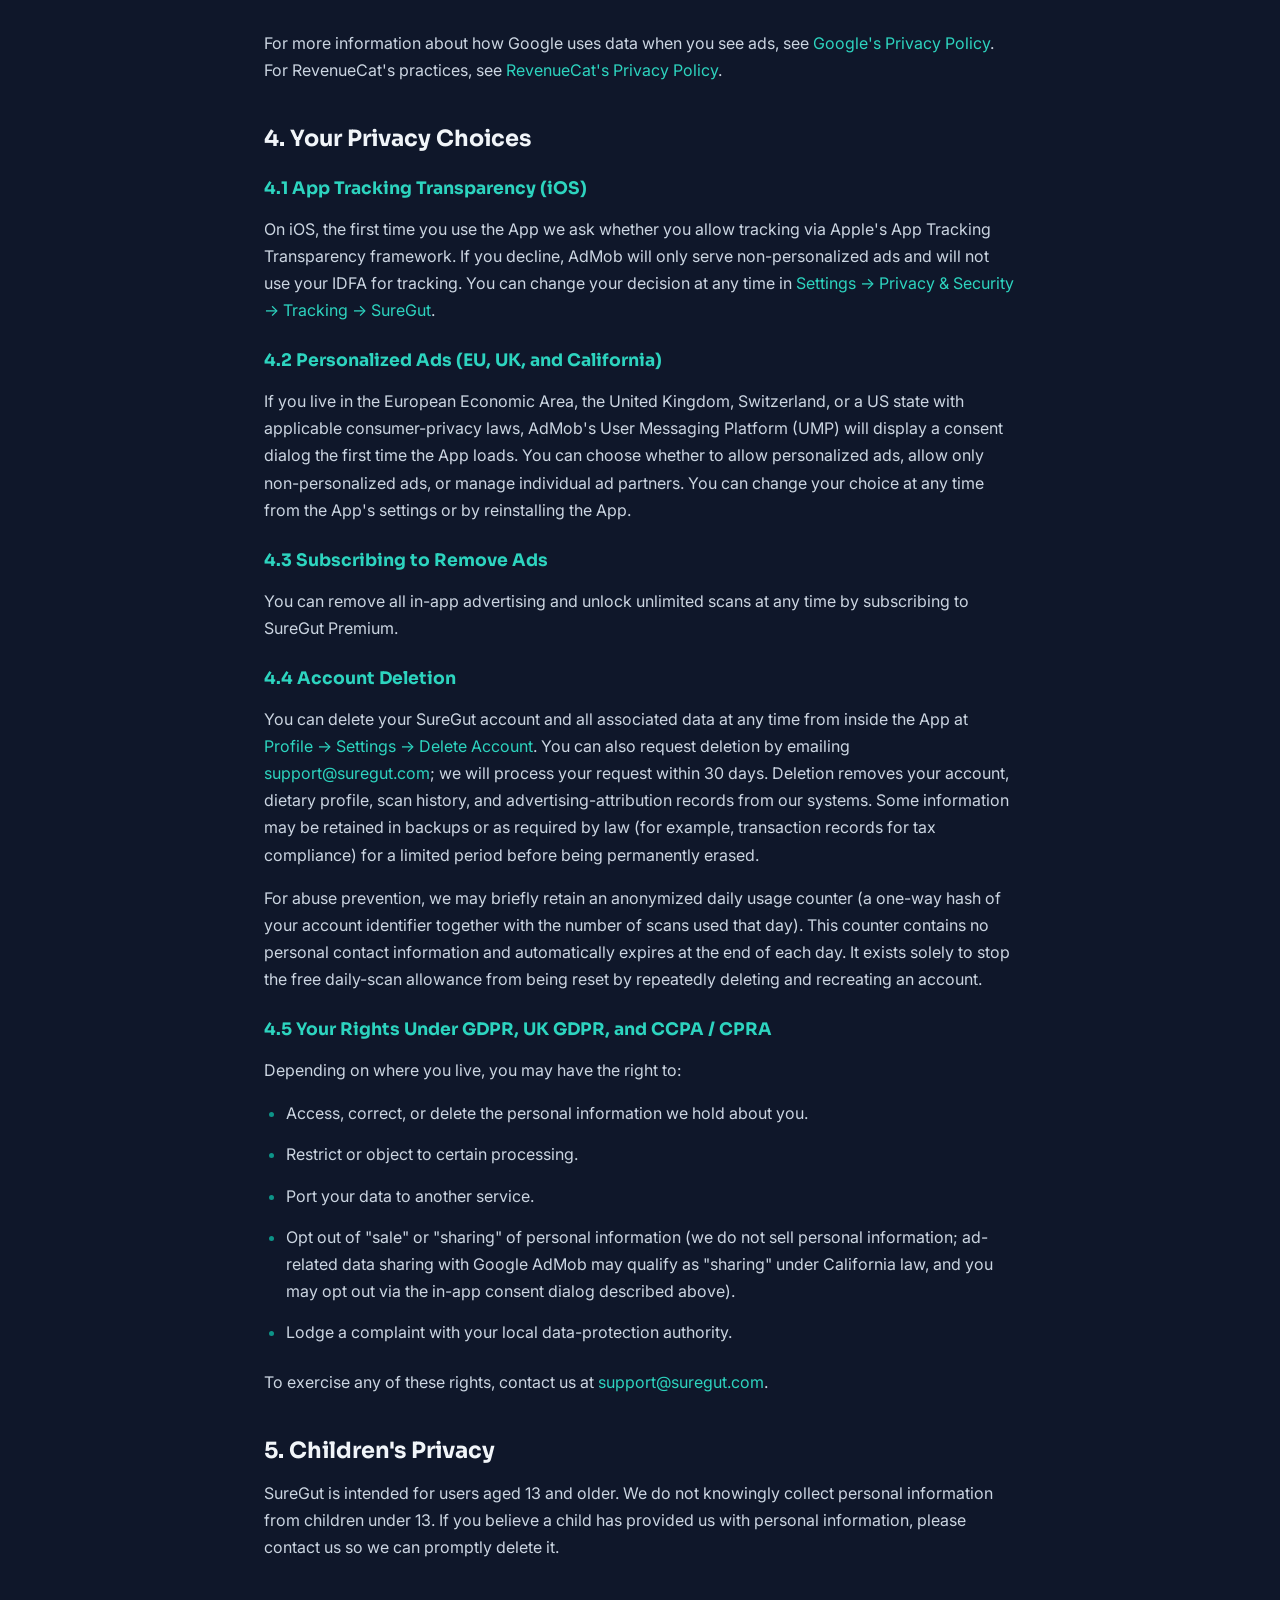
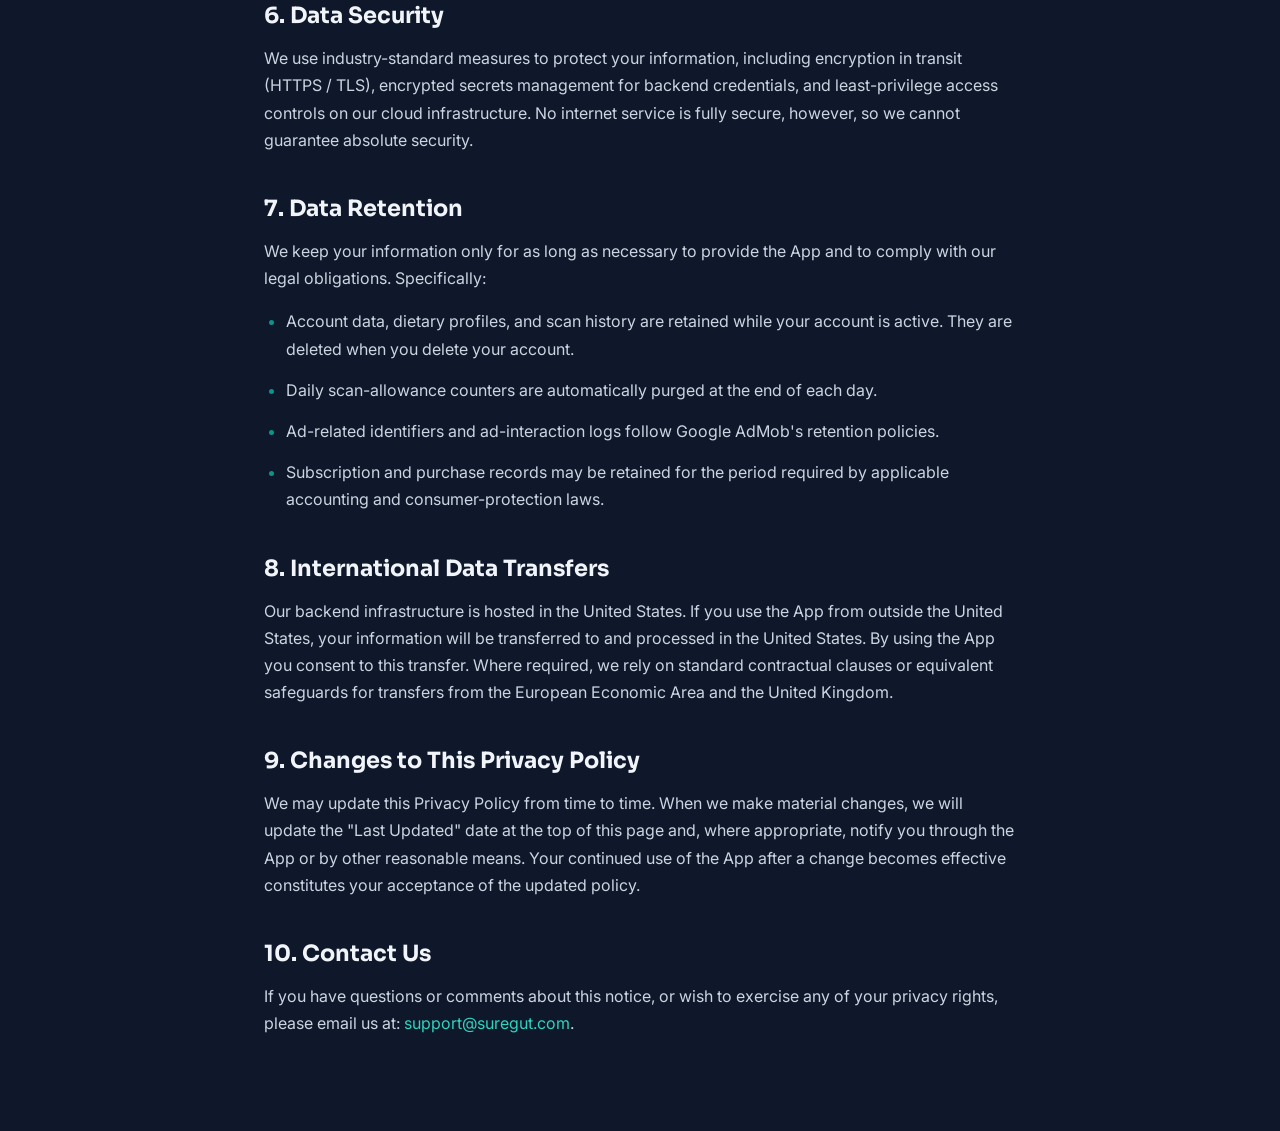
<file: privacy.html>
<!DOCTYPE html>
<html lang="en">
<head>
    <meta charset="UTF-8">
    <meta name="viewport" content="width=device-width, initial-scale=1.0">
    <link rel="icon" type="image/svg+xml" href="/favicon.svg">
    <title>SureGut Privacy Policy: Data Collection &amp; Your Rights</title>
    <meta name="description" content="SureGut Privacy Policy: how we collect, use, and share account, scan, subscription, and advertising data, plus your privacy choices and rights.">
    <link rel="canonical" href="https://www.suregut.com/privacy.html">

    <!-- Open Graph / Facebook -->
    <meta property="og:type" content="website">
    <meta property="og:site_name" content="SureGut">
    <meta property="og:url" content="https://www.suregut.com/privacy.html">
    <meta property="og:title" content="SureGut Privacy Policy: Data Collection &amp; Your Rights">
    <meta property="og:description" content="SureGut Privacy Policy: how we collect, use, and share account, scan, subscription, and advertising data, plus your privacy choices and rights.">
    <meta property="og:image" content="https://www.suregut.com/assets/og-suregut.png">
    <meta property="og:image:width" content="1200">
    <meta property="og:image:height" content="630">
    <meta property="og:image:alt" content="SureGut — food label scanning for dietary confidence">

    <!-- Twitter Card -->
    <meta name="twitter:card" content="summary_large_image">
    <meta name="twitter:title" content="SureGut Privacy Policy: Data Collection &amp; Your Rights">
    <meta name="twitter:description" content="Learn how SureGut collects, uses, and protects your data — including your privacy choices and GDPR/CCPA rights.">
    <meta name="twitter:image" content="https://www.suregut.com/assets/og-suregut.png">

    <link rel="preconnect" href="https://fonts.googleapis.com">
    <link rel="preconnect" href="https://fonts.gstatic.com" crossorigin>
    <link rel="preload" as="style" href="https://fonts.googleapis.com/css2?family=Sora:wght@600;700;800&family=Inter:wght@400;500;600&display=swap" onload="this.onload=null;this.rel='stylesheet'">
    <noscript><link rel="stylesheet" href="https://fonts.googleapis.com/css2?family=Sora:wght@600;700;800&family=Inter:wght@400;500;600&display=swap"></noscript>
    <link rel="stylesheet" href="legal.css">
</head>
<body>
<div class="bg-aurora" aria-hidden="true"><span class="blob blob-1"></span><span class="blob blob-2"></span></div>
<div class="doc">
    <nav class="doc-nav">
        <a href="index.html">&larr; Back to SureGut Home</a>
    </nav>
    <h1>SureGut Privacy Policy</h1>
    <p class="last-updated">Last Updated: May 19, 2026</p>

    <p>Welcome to SureGut ("we", "our", or "us"). We are committed to protecting your personal information and your right to privacy. This Privacy Policy explains how we collect, use, and share your information when you use the SureGut mobile application (the "App").</p>

    <div class="highlight">
        <strong>Summary of recent changes:</strong> We have added optional sign-in with Apple and Google, a free usage tier supported by rewarded video ads via Google AdMob, and an in-app option to delete your account at any time. This Privacy Policy has been updated to reflect those changes.
    </div>

    <h2>1. Information We Collect</h2>

    <h3>1.1 Account Information (Optional Sign-In)</h3>
    <p>You can use SureGut with optional sign-in via <strong>Sign in with Apple</strong> or <strong>Sign in with Google</strong>. When you sign in, we receive a stable, anonymized identifier from Apple or Google and, where you choose to share it, your name and email address. We use these to:</p>
    <ul>
        <li>Create and identify your account across devices.</li>
        <li>Restore your purchases, scan history, and dietary profile after reinstalling the App.</li>
        <li>Link an Apple sign-in and a Google sign-in that share the same email address so that you keep one account when switching between iOS and Android. To match accounts privately we store a one-way cryptographic hash of your email; we do not store your email address in plain text in our linking database.</li>
    </ul>
    <p>Apple may provide a private relay email address instead of your real email if you choose to "Hide My Email". We never receive your underlying real email in that case.</p>

    <h3>1.2 Camera and Photo Data</h3>
    <p>SureGut requires access to your device's camera and photo library to scan dietary labels and barcodes. Images and barcodes are processed to extract nutritional information and ingredients. Camera frames are processed on-device or transmitted only for label analysis and are not retained beyond that purpose.</p>

    <h3>1.3 Profile and Scan Data</h3>
    <p>If you create a dietary profile (e.g., conditions, allergies, dietary goals), we store that information together with your account identifier so we can give you personalized scan results. Scan history (the barcodes you have looked up and the verdict we returned) is associated with your account so you can review it later.</p>

    <h3>1.4 Advertising Data (Free Tier Only)</h3>
    <p>If you use the free tier of the App, we display banner ads and offer rewarded video ads that grant additional daily scans. Ads are served by <strong>Google AdMob</strong>. To deliver ads, the AdMob SDK collects and processes:</p>
    <ul>
        <li>Your device's advertising identifier (IDFA on iOS, Android Advertising ID on Android).</li>
        <li>Approximate technical information such as device type, operating system, language, and IP address.</li>
        <li>Ad interaction events (impressions, clicks, and reward completions).</li>
    </ul>
    <p>For each rewarded video you complete, AdMob sends a signed server-side verification callback to our backend so we can credit you with one extra daily scan. That callback contains your in-app user identifier and a transaction ID; it does not contain any of your personal contact details.</p>
    <p>Premium subscribers do not see ads, and no advertising identifiers are read from their devices for advertising purposes.</p>

    <h3>1.5 Subscription and Purchase Information</h3>
    <p>If you purchase a subscription, payments are processed securely by Apple (App Store) or Google (Play Store), and managed via <strong>RevenueCat</strong>. We do not process or store your credit card information directly. We receive only your subscription status, product identifier, and the in-app user identifier you signed in with.</p>

    <h3>1.6 Diagnostic Data</h3>
    <p>We automatically collect minimal diagnostic information (crash reports, error logs, and basic usage metrics) so we can keep the App reliable. This data is aggregated and is not used to identify you personally.</p>

    <h2>2. How We Use Your Information</h2>
    <p>We use the information we collect to:</p>
    <ul>
        <li>Provide and operate the label-scanning and dietary-analysis features.</li>
        <li>Maintain your account, restore purchases, and link Apple and Google sign-ins that belong to the same person.</li>
        <li>Process subscriptions and manage your entitlement status through RevenueCat.</li>
        <li>Show banner and rewarded video ads to free-tier users, and verify rewards via AdMob's server-side verification.</li>
        <li>Improve the App's functionality, fix bugs, and detect abuse or fraud.</li>
        <li>Comply with legal obligations.</li>
    </ul>

    <h2>3. Sharing Your Information</h2>
    <p>We do not sell your personal information. We share limited information with the service providers below, each of whom is contractually required to handle it in line with applicable privacy laws:</p>
    <table>
        <thead>
            <tr>
                <th>Provider</th>
                <th>What is shared</th>
                <th>Purpose</th>
            </tr>
        </thead>
        <tbody>
            <tr>
                <td>Apple, Google (in-app purchases)</td>
                <td>Subscription transactions</td>
                <td>Process payments</td>
            </tr>
            <tr>
                <td>RevenueCat</td>
                <td>User identifier, subscription status, product IDs</td>
                <td>Cross-platform subscription management</td>
            </tr>
            <tr>
                <td>Google AdMob</td>
                <td>Advertising identifier, ad interactions, device metadata</td>
                <td>Serve banner and rewarded video ads, fraud prevention</td>
            </tr>
            <tr>
                <td>Apple, Google (sign-in)</td>
                <td>Authentication tokens</td>
                <td>Verify your identity when you sign in</td>
            </tr>
            <tr>
                <td>Amazon Web Services (AWS)</td>
                <td>Encrypted application data</td>
                <td>Host our backend infrastructure (United States)</td>
            </tr>
            <tr>
                <td>AI / nutrition data providers</td>
                <td>Barcode or label content (no identifying user information)</td>
                <td>Look up product details and analyze ingredients</td>
            </tr>
        </tbody>
    </table>
    <p>For more information about how Google uses data when you see ads, see <a href="https://policies.google.com/privacy" target="_blank" rel="noopener">Google's Privacy Policy</a>. For RevenueCat's practices, see <a href="https://www.revenuecat.com/privacy" target="_blank" rel="noopener">RevenueCat's Privacy Policy</a>.</p>

    <h2>4. Your Privacy Choices</h2>

    <h3>4.1 App Tracking Transparency (iOS)</h3>
    <p>On iOS, the first time you use the App we ask whether you allow tracking via Apple's App Tracking Transparency framework. If you decline, AdMob will only serve non-personalized ads and will not use your IDFA for tracking. You can change your decision at any time in <em>Settings &rarr; Privacy &amp; Security &rarr; Tracking &rarr; SureGut</em>.</p>

    <h3>4.2 Personalized Ads (EU, UK, and California)</h3>
    <p>If you live in the European Economic Area, the United Kingdom, Switzerland, or a US state with applicable consumer-privacy laws, AdMob's User Messaging Platform (UMP) will display a consent dialog the first time the App loads. You can choose whether to allow personalized ads, allow only non-personalized ads, or manage individual ad partners. You can change your choice at any time from the App's settings or by reinstalling the App.</p>

    <h3>4.3 Subscribing to Remove Ads</h3>
    <p>You can remove all in-app advertising and unlock unlimited scans at any time by subscribing to SureGut Premium.</p>

    <h3>4.4 Account Deletion</h3>
    <p>You can delete your SureGut account and all associated data at any time from inside the App at <em>Profile &rarr; Settings &rarr; Delete Account</em>. You can also request deletion by emailing <a href="mailto:support@suregut.com">support@suregut.com</a>; we will process your request within 30 days. Deletion removes your account, dietary profile, scan history, and advertising-attribution records from our systems. Some information may be retained in backups or as required by law (for example, transaction records for tax compliance) for a limited period before being permanently erased.</p>
    <p>For abuse prevention, we may briefly retain an anonymized daily usage counter (a one-way hash of your account identifier together with the number of scans used that day). This counter contains no personal contact information and automatically expires at the end of each day. It exists solely to stop the free daily-scan allowance from being reset by repeatedly deleting and recreating an account.</p>

    <h3>4.5 Your Rights Under GDPR, UK GDPR, and CCPA / CPRA</h3>
    <p>Depending on where you live, you may have the right to:</p>
    <ul>
        <li>Access, correct, or delete the personal information we hold about you.</li>
        <li>Restrict or object to certain processing.</li>
        <li>Port your data to another service.</li>
        <li>Opt out of "sale" or "sharing" of personal information (we do not sell personal information; ad-related data sharing with Google AdMob may qualify as "sharing" under California law, and you may opt out via the in-app consent dialog described above).</li>
        <li>Lodge a complaint with your local data-protection authority.</li>
    </ul>
    <p>To exercise any of these rights, contact us at <a href="mailto:support@suregut.com">support@suregut.com</a>.</p>

    <h2>5. Children's Privacy</h2>
    <p>SureGut is intended for users aged 13 and older. We do not knowingly collect personal information from children under 13. If you believe a child has provided us with personal information, please contact us so we can promptly delete it.</p>

    <h2>6. Data Security</h2>
    <p>We use industry-standard measures to protect your information, including encryption in transit (HTTPS / TLS), encrypted secrets management for backend credentials, and least-privilege access controls on our cloud infrastructure. No internet service is fully secure, however, so we cannot guarantee absolute security.</p>

    <h2>7. Data Retention</h2>
    <p>We keep your information only for as long as necessary to provide the App and to comply with our legal obligations. Specifically:</p>
    <ul>
        <li>Account data, dietary profiles, and scan history are retained while your account is active. They are deleted when you delete your account.</li>
        <li>Daily scan-allowance counters are automatically purged at the end of each day.</li>
        <li>Ad-related identifiers and ad-interaction logs follow Google AdMob's retention policies.</li>
        <li>Subscription and purchase records may be retained for the period required by applicable accounting and consumer-protection laws.</li>
    </ul>

    <h2>8. International Data Transfers</h2>
    <p>Our backend infrastructure is hosted in the United States. If you use the App from outside the United States, your information will be transferred to and processed in the United States. By using the App you consent to this transfer. Where required, we rely on standard contractual clauses or equivalent safeguards for transfers from the European Economic Area and the United Kingdom.</p>

    <h2>9. Changes to This Privacy Policy</h2>
    <p>We may update this Privacy Policy from time to time. When we make material changes, we will update the "Last Updated" date at the top of this page and, where appropriate, notify you through the App or by other reasonable means. Your continued use of the App after a change becomes effective constitutes your acceptance of the updated policy.</p>

    <h2>10. Contact Us</h2>
    <p>If you have questions or comments about this notice, or wish to exercise any of your privacy rights, please email us at: <a href="mailto:support@suregut.com">support@suregut.com</a>.</p>
</div>
</body>
</html>
</file>
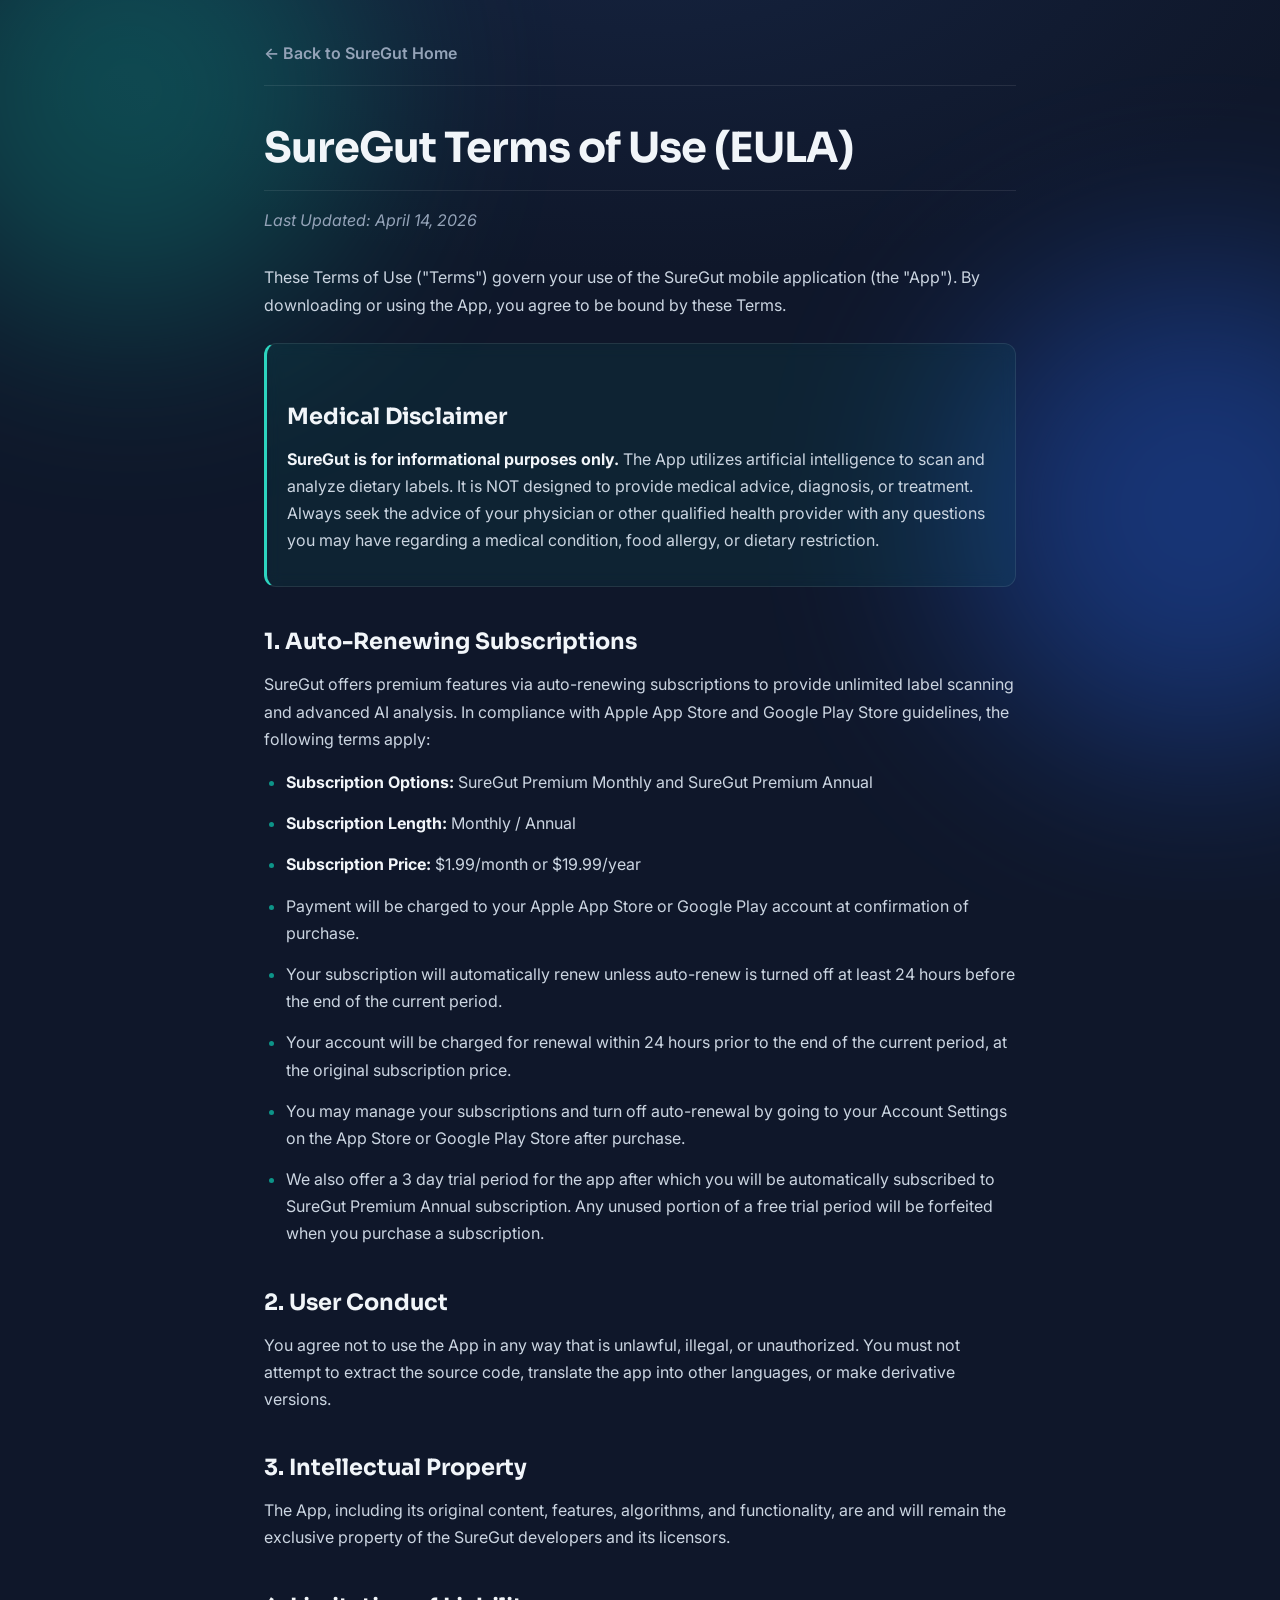
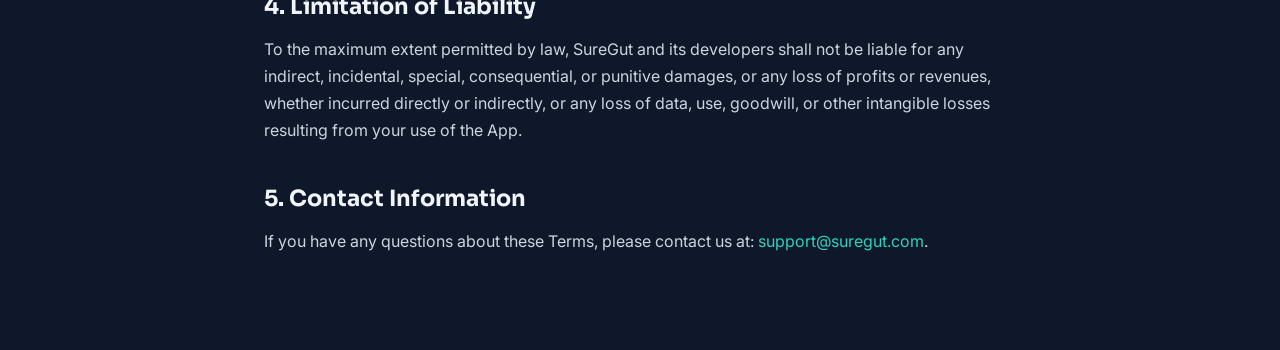
<file: terms.html>
<!DOCTYPE html>
<html lang="en">
<head>
    <meta charset="UTF-8">
    <meta name="viewport" content="width=device-width, initial-scale=1.0">
    <link rel="icon" type="image/svg+xml" href="/favicon.svg">
    <title>SureGut Terms of Use &amp; EULA | Subscription &amp; Disclaimer</title>
    <meta name="description" content="SureGut Terms of Use (EULA): subscription and auto-renewal terms, intellectual property, limitation of liability, and the medical disclaimer.">
    <link rel="canonical" href="https://www.suregut.com/terms.html">

    <!-- Open Graph / Facebook -->
    <meta property="og:type" content="website">
    <meta property="og:site_name" content="SureGut">
    <meta property="og:url" content="https://www.suregut.com/terms.html">
    <meta property="og:title" content="SureGut Terms of Use &amp; EULA | Subscription &amp; Disclaimer">
    <meta property="og:description" content="SureGut Terms of Use (EULA): subscription and auto-renewal terms, intellectual property, limitation of liability, and the medical disclaimer.">
    <meta property="og:image" content="https://www.suregut.com/assets/og-suregut.png">
    <meta property="og:image:width" content="1200">
    <meta property="og:image:height" content="630">
    <meta property="og:image:alt" content="SureGut — food label scanning for dietary confidence">

    <!-- Twitter Card -->
    <meta name="twitter:card" content="summary_large_image">
    <meta name="twitter:title" content="SureGut Terms of Use &amp; EULA | Subscription &amp; Disclaimer">
    <meta name="twitter:description" content="SureGut Terms of Use (EULA): subscription and auto-renewal terms, intellectual property, limitation of liability, and the medical disclaimer.">
    <meta name="twitter:image" content="https://www.suregut.com/assets/og-suregut.png">

    <link rel="preconnect" href="https://fonts.googleapis.com">
    <link rel="preconnect" href="https://fonts.gstatic.com" crossorigin>
    <link rel="preload" as="style" href="https://fonts.googleapis.com/css2?family=Sora:wght@600;700;800&family=Inter:wght@400;500;600&display=swap" onload="this.onload=null;this.rel='stylesheet'">
    <noscript><link rel="stylesheet" href="https://fonts.googleapis.com/css2?family=Sora:wght@600;700;800&family=Inter:wght@400;500;600&display=swap"></noscript>
    <link rel="stylesheet" href="legal.css">
</head>
<body>
<div class="bg-aurora" aria-hidden="true"><span class="blob blob-1"></span><span class="blob blob-2"></span></div>
<div class="doc">
    <nav class="doc-nav">
        <a href="index.html">&larr; Back to SureGut Home</a>
    </nav>
    <h1>SureGut Terms of Use (EULA)</h1>
    <p class="last-updated">Last Updated: April 14, 2026</p>

    <p>These Terms of Use ("Terms") govern your use of the SureGut mobile application (the "App"). By downloading or using the App, you agree to be bound by these Terms.</p>

    <div class="highlight">
        <h2>Medical Disclaimer</h2>
        <p><strong>SureGut is for informational purposes only.</strong> The App utilizes artificial intelligence to scan and analyze dietary labels. It is NOT designed to provide medical advice, diagnosis, or treatment. Always seek the advice of your physician or other qualified health provider with any questions you may have regarding a medical condition, food allergy, or dietary restriction.</p>
    </div>

    <h2>1. Auto-Renewing Subscriptions</h2>
    <p>SureGut offers premium features via auto-renewing subscriptions to provide unlimited label scanning and advanced AI analysis. In compliance with Apple App Store and Google Play Store guidelines, the following terms apply:</p>
    <ul>
        <li><strong>Subscription Options:</strong> SureGut Premium Monthly and SureGut Premium Annual</li>
        <li><strong>Subscription Length:</strong> Monthly / Annual</li>
        <li><strong>Subscription Price:</strong> $1.99/month or $19.99/year</li>
        <li>Payment will be charged to your Apple App Store or Google Play account at confirmation of purchase.</li>
        <li>Your subscription will automatically renew unless auto-renew is turned off at least 24 hours before the end of the current period.</li>
        <li>Your account will be charged for renewal within 24 hours prior to the end of the current period, at the original subscription price.</li>
        <li>You may manage your subscriptions and turn off auto-renewal by going to your Account Settings on the App Store or Google Play Store after purchase.</li>
        <li>We also offer a 3 day trial period for the app after which you will be automatically subscribed to SureGut Premium Annual subscription. Any unused portion of a free trial period will be forfeited when you purchase a subscription.</li>
    </ul>

    <h2>2. User Conduct</h2>
    <p>You agree not to use the App in any way that is unlawful, illegal, or unauthorized. You must not attempt to extract the source code, translate the app into other languages, or make derivative versions.</p>

    <h2>3. Intellectual Property</h2>
    <p>The App, including its original content, features, algorithms, and functionality, are and will remain the exclusive property of the SureGut developers and its licensors.</p>

    <h2>4. Limitation of Liability</h2>
    <p>To the maximum extent permitted by law, SureGut and its developers shall not be liable for any indirect, incidental, special, consequential, or punitive damages, or any loss of profits or revenues, whether incurred directly or indirectly, or any loss of data, use, goodwill, or other intangible losses resulting from your use of the App.</p>

    <h2>5. Contact Information</h2>
    <p>If you have any questions about these Terms, please contact us at: <a href="mailto:support@suregut.com">support@suregut.com</a>.</p>
</div>
</body>
</html>
</file>
<file: blog.css>
/* ============================================================
   SureGut Blog — dark long-form theme
   Self-contained; shared by all /blog posts.
   ============================================================ */

:root {
    --primary: #0f172a;
    --accent: #0d9488;
    --accent-2: #2dd4bf;
    --accent-3: #38bdf8;
    --text: #cbd5e1;
    --text-dim: #94a3b8;
    --heading: #f1f5f9;
    --card: rgba(255, 255, 255, 0.04);
    --card-border: rgba(255, 255, 255, 0.09);
}

* { box-sizing: border-box; }
html { scroll-behavior: smooth; }

body {
    font-family: "Inter", -apple-system, BlinkMacSystemFont, "Segoe UI", Roboto, Helvetica, Arial, sans-serif;
    line-height: 1.75;
    color: var(--text);
    background: var(--primary);
    margin: 0;
    padding: 0;
    -webkit-font-smoothing: antialiased;
}

/* Aurora backdrop (matches site) */
.bg-aurora {
    position: fixed; inset: 0; z-index: -2; overflow: hidden;
    background: radial-gradient(1200px 600px at 50% -10%, #15233f 0%, transparent 60%), var(--primary);
}
.bg-aurora .blob { position: absolute; border-radius: 50%; filter: blur(100px); opacity: 0.4; }
.bg-aurora .blob-1 { width: 460px; height: 460px; background: #0d9488; top: -140px; left: -100px; }
.bg-aurora .blob-2 { width: 480px; height: 480px; background: #2563eb; top: 30%; right: -160px; }

a { color: var(--accent-2); text-decoration: none; transition: color .2s ease; }
a:hover { color: var(--accent-3); text-decoration: underline; }

.doc { max-width: 820px; margin: 0 auto; padding: 32px 24px 90px; }

/* Top nav */
.doc-nav {
    display: flex; gap: 22px; align-items: center;
    margin-bottom: 36px; padding-bottom: 18px; border-bottom: 1px solid var(--card-border);
}
.doc-nav a { font-weight: 600; color: var(--text-dim); }
.doc-nav a:hover { color: var(--accent-2); text-decoration: none; }

/* Post header */
.post-eyebrow {
    color: var(--accent-2); font-weight: 600; font-size: 0.78rem;
    letter-spacing: 1.5px; text-transform: uppercase;
}
h1, h2, h3 { font-family: "Sora", "Inter", sans-serif; color: var(--heading); line-height: 1.22; }
h1 {
    font-size: clamp(1.9rem, 4.5vw, 2.7rem); letter-spacing: -1px;
    margin: 12px 0 14px;
}
h2 { font-size: 1.5rem; margin-top: 46px; margin-bottom: 12px; padding-top: 8px; }
h3 { font-size: 1.12rem; margin-top: 28px; margin-bottom: 6px; color: var(--accent-2); }

.post-meta { color: var(--text-dim); font-size: 0.9rem; margin: 0 0 22px; }
.post-meta strong { color: var(--text); font-weight: 600; }

p, li { color: var(--text); margin-bottom: 15px; }
strong { color: var(--heading); }
ul { padding-left: 22px; margin-bottom: 22px; }
li::marker { color: var(--accent); }

/* Callout notes (disclosure / disclaimer) */
.note {
    border-radius: 12px; padding: 16px 20px; margin: 22px 0;
    background: rgba(13, 148, 136, 0.10); border: 1px solid var(--card-border);
    border-left: 3px solid var(--accent-2);
    font-size: 0.95rem; color: var(--text-dim);
}
.note strong { color: var(--heading); }

/* Table of contents */
.toc {
    background: var(--card); border: 1px solid var(--card-border);
    border-radius: 14px; padding: 20px 24px; margin: 28px 0;
}
.toc-title { font-family: "Sora", sans-serif; font-weight: 700; color: var(--heading); font-size: 0.95rem; margin-bottom: 10px; }
.toc ul { list-style: none; padding: 0; margin: 0; columns: 2; column-gap: 28px; }
.toc li { margin-bottom: 7px; }
.toc a { color: var(--text-dim); font-size: 0.92rem; }
.toc a:hover { color: var(--accent-2); text-decoration: none; }

/* Comparison table */
.table-wrap { overflow-x: auto; margin: 24px 0; }
table {
    border-collapse: collapse; width: 100%; min-width: 640px;
    font-size: 0.92rem; border: 1px solid var(--card-border);
    border-radius: 12px; overflow: hidden;
}
th, td { text-align: left; padding: 11px 13px; border-bottom: 1px solid var(--card-border); }
th { background: rgba(255,255,255,0.05); color: var(--heading); font-weight: 600; }
td { color: var(--text); }
tr:last-child td { border-bottom: none; }
tbody tr:first-child td { color: var(--heading); font-weight: 500; }

/* Sources */
.sources { font-size: 0.88rem; color: var(--text-dim); }
.sources h2 { font-size: 1.2rem; }
.sources ul { padding-left: 20px; }

/* App CTA */
.app-cta {
    display: inline-block; margin: 6px 0 4px;
    padding: 13px 26px; border-radius: 12px; font-weight: 600;
    background: linear-gradient(135deg, var(--accent), var(--accent-3));
    color: #04211d;
    box-shadow: 0 10px 30px rgba(13,148,136,0.32);
    transition: transform .2s ease, box-shadow .2s ease;
}
.app-cta:hover { transform: translateY(-2px); box-shadow: 0 16px 40px rgba(13,148,136,0.45); color: #04211d; text-decoration: none; }

/* Blog index */
.blog-hero h1 { margin-bottom: 10px; }
.blog-hero p { color: var(--text-dim); font-size: 1.06rem; max-width: 660px; }
.post-list { display: grid; gap: 18px; margin-top: 32px; }
.post-card {
    display: block; padding: 24px 26px; border-radius: 16px;
    background: var(--card); border: 1px solid var(--card-border);
    transition: transform .25s ease, border-color .25s ease;
}
.post-card:hover { transform: translateY(-4px); border-color: rgba(45,212,191,0.4); text-decoration: none; }
.post-card-meta { color: var(--text-dim); font-size: 0.78rem; letter-spacing: 0.5px; text-transform: uppercase; }
.post-card h2 { font-family: "Sora", sans-serif; color: var(--heading); font-size: 1.3rem; margin: 8px 0; line-height: 1.25; }
.post-card p { color: var(--text-dim); margin: 0; font-size: 0.96rem; }
.post-card .read-more { display: inline-block; margin-top: 14px; color: var(--accent-2); font-weight: 600; font-size: 0.9rem; }

@media (max-width: 640px) {
    .toc ul { columns: 1; }
}
@media (prefers-reduced-motion: reduce) {
    html { scroll-behavior: auto; }
}
</file>
<file: legal.css>
/* ============================================================
   SureGut LLC — legal / long-form document theme
   Shared by terms.html, privacy.html, delete-account.html.
   Matches the dark aurora theme of the main site.
   ============================================================ */

:root {
    --primary: #0f172a;
    --accent: #0d9488;
    --accent-2: #2dd4bf;
    --accent-3: #38bdf8;
    --text: #cbd5e1;
    --text-dim: #94a3b8;
    --heading: #f1f5f9;
    --card: rgba(255, 255, 255, 0.04);
    --card-border: rgba(255, 255, 255, 0.09);
}

* { box-sizing: border-box; }
html { scroll-behavior: smooth; }

body {
    font-family: "Inter", -apple-system, BlinkMacSystemFont, "Segoe UI", Roboto, Helvetica, Arial, sans-serif;
    line-height: 1.7;
    color: var(--text);
    background: var(--primary);
    margin: 0;
    padding: 0;
    -webkit-font-smoothing: antialiased;
}

/* Animated aurora backdrop (matches landing page) */
.bg-aurora {
    position: fixed;
    inset: 0;
    z-index: -2;
    overflow: hidden;
    background:
        radial-gradient(1200px 600px at 50% -10%, #15233f 0%, transparent 60%),
        var(--primary);
}
.bg-aurora .blob { position: absolute; border-radius: 50%; filter: blur(100px); opacity: 0.4; }
.bg-aurora .blob-1 { width: 460px; height: 460px; background: #0d9488; top: -140px; left: -100px; }
.bg-aurora .blob-2 { width: 480px; height: 480px; background: #2563eb; top: 30%; right: -160px; }

a { color: var(--accent-2); text-decoration: none; transition: color .2s ease; }
a:hover { color: var(--accent-3); text-decoration: underline; }

.doc {
    max-width: 800px;
    margin: 0 auto;
    padding: 40px 24px 80px;
}

/* Back-to-home nav */
.doc-nav {
    margin-bottom: 36px;
    padding-bottom: 18px;
    border-bottom: 1px solid var(--card-border);
}
.doc-nav a {
    display: inline-flex;
    align-items: center;
    gap: 8px;
    font-weight: 600;
    color: var(--text-dim);
}
.doc-nav a:hover { color: var(--accent-2); text-decoration: none; }

h1, h2, h3 { font-family: "Sora", "Inter", sans-serif; color: var(--heading); line-height: 1.25; }
h1 {
    font-size: clamp(1.9rem, 4vw, 2.6rem);
    letter-spacing: -1px;
    margin: 0 0 14px;
    padding-bottom: 16px;
    border-bottom: 1px solid var(--card-border);
}
h2 { font-size: 1.4rem; margin-top: 40px; margin-bottom: 12px; }
h3 { font-size: 1.08rem; margin-top: 26px; margin-bottom: 8px; color: var(--accent-2); }

p, li { color: var(--text); margin-bottom: 14px; }
strong { color: var(--heading); }
em { color: var(--accent-2); font-style: normal; }
ul { margin-bottom: 22px; padding-left: 22px; }
li::marker { color: var(--accent); }

code {
    font-family: ui-monospace, SFMono-Regular, "SF Mono", Menlo, monospace;
    background: rgba(255,255,255,0.07);
    border: 1px solid var(--card-border);
    border-radius: 6px;
    padding: 1px 6px;
    font-size: 0.88em;
    color: var(--accent-2);
}

.last-updated { color: var(--text-dim); font-style: italic; margin-bottom: 30px; }

/* Callouts */
.highlight, .warning {
    border-radius: 12px;
    padding: 18px 20px;
    margin: 24px 0;
    border: 1px solid var(--card-border);
    backdrop-filter: blur(8px);
}
.highlight {
    background: rgba(13, 148, 136, 0.10);
    border-left: 3px solid var(--accent-2);
}
.warning {
    background: rgba(220, 38, 38, 0.10);
    border-left: 3px solid #f87171;
    color: #fecaca;
}
.warning strong { color: #fecaca; }

/* Tables */
table {
    border-collapse: collapse;
    width: 100%;
    margin: 24px 0;
    font-size: 0.94rem;
    border: 1px solid var(--card-border);
    border-radius: 12px;
    overflow: hidden;
}
th, td { text-align: left; padding: 12px 14px; border-bottom: 1px solid var(--card-border); }
th { background: rgba(255,255,255,0.05); color: var(--heading); font-weight: 600; }
td { color: var(--text); }
tr:last-child td { border-bottom: none; }

/* Forms (delete-account) */
form {
    margin-top: 26px;
    background: var(--card);
    border: 1px solid var(--card-border);
    border-radius: 16px;
    padding: 28px;
    backdrop-filter: blur(10px);
}
label { display: block; font-weight: 600; color: var(--heading); margin-bottom: 8px; }
input[type="text"], input[type="email"], textarea {
    width: 100%;
    box-sizing: border-box;
    padding: 13px 15px;
    border: 1.5px solid var(--card-border);
    border-radius: 10px;
    font-size: 16px;
    font-family: inherit;
    margin-bottom: 20px;
    background: rgba(255,255,255,0.04);
    color: var(--heading);
    transition: border-color .2s ease, box-shadow .2s ease;
}
input::placeholder, textarea::placeholder { color: var(--text-dim); }
input:focus, textarea:focus {
    outline: none;
    border-color: var(--accent-2);
    box-shadow: 0 0 0 3px rgba(45, 212, 191, 0.18);
}
textarea { min-height: 96px; resize: vertical; }
.checkbox-row { display: flex; align-items: flex-start; gap: 10px; margin-bottom: 22px; }
.checkbox-row input { margin-top: 5px; accent-color: var(--accent); }
.checkbox-row label { font-weight: 400; color: var(--text); margin: 0; }
button {
    background: linear-gradient(135deg, #dc2626, #ef4444);
    color: #fff;
    border: none;
    border-radius: 10px;
    padding: 15px 24px;
    font-size: 16px;
    font-weight: 600;
    cursor: pointer;
    width: 100%;
    transition: transform .2s ease, box-shadow .2s ease, opacity .2s ease;
}
button:hover:not(:disabled) { transform: translateY(-2px); box-shadow: 0 10px 26px rgba(220, 38, 38, 0.4); }
button:disabled { opacity: 0.5; cursor: not-allowed; }
#status { margin-top: 18px; padding: 14px 16px; border-radius: 10px; display: none; }
#status.success { background: rgba(22, 163, 74, 0.14); color: #86efac; border: 1px solid rgba(134, 239, 172, 0.3); display: block; }
#status.error { background: rgba(220, 38, 38, 0.14); color: #fca5a5; border: 1px solid rgba(252, 165, 165, 0.3); display: block; }

@media (prefers-reduced-motion: reduce) {
    html { scroll-behavior: auto; }
}
</file>
